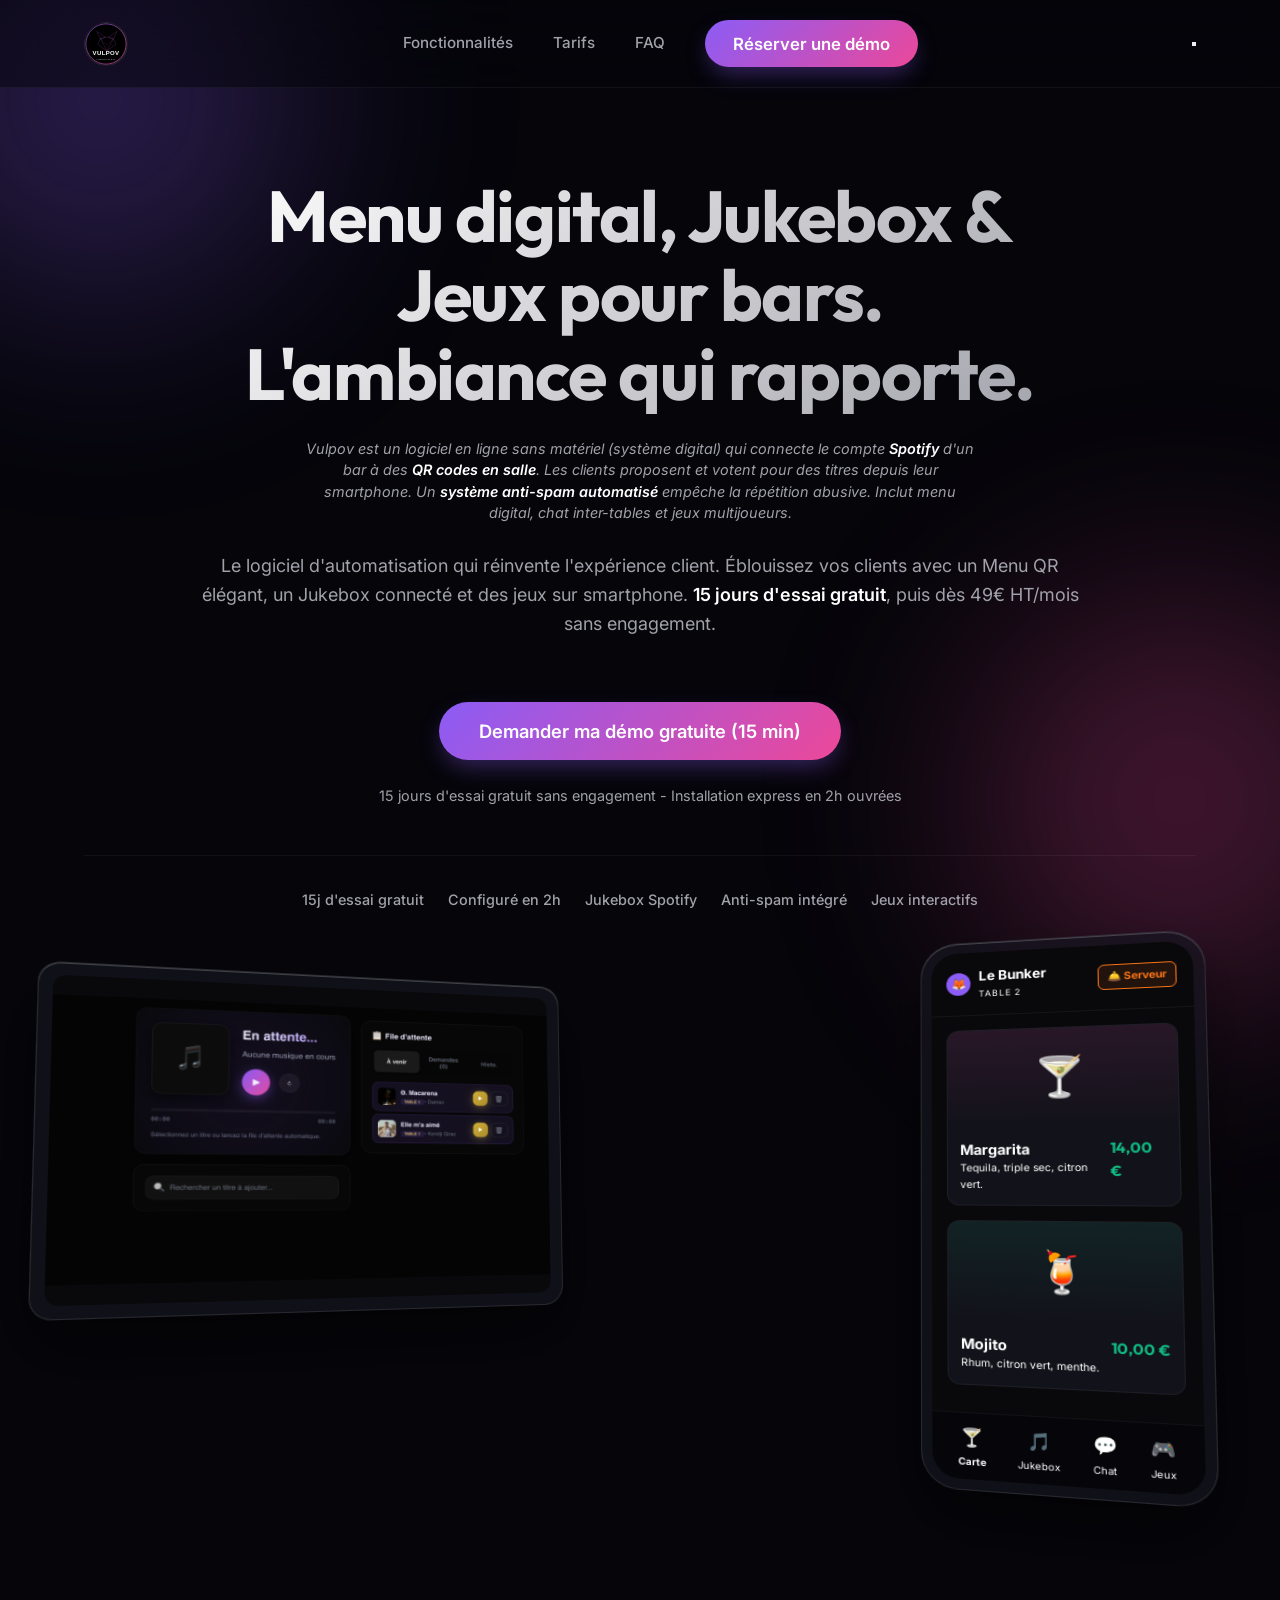
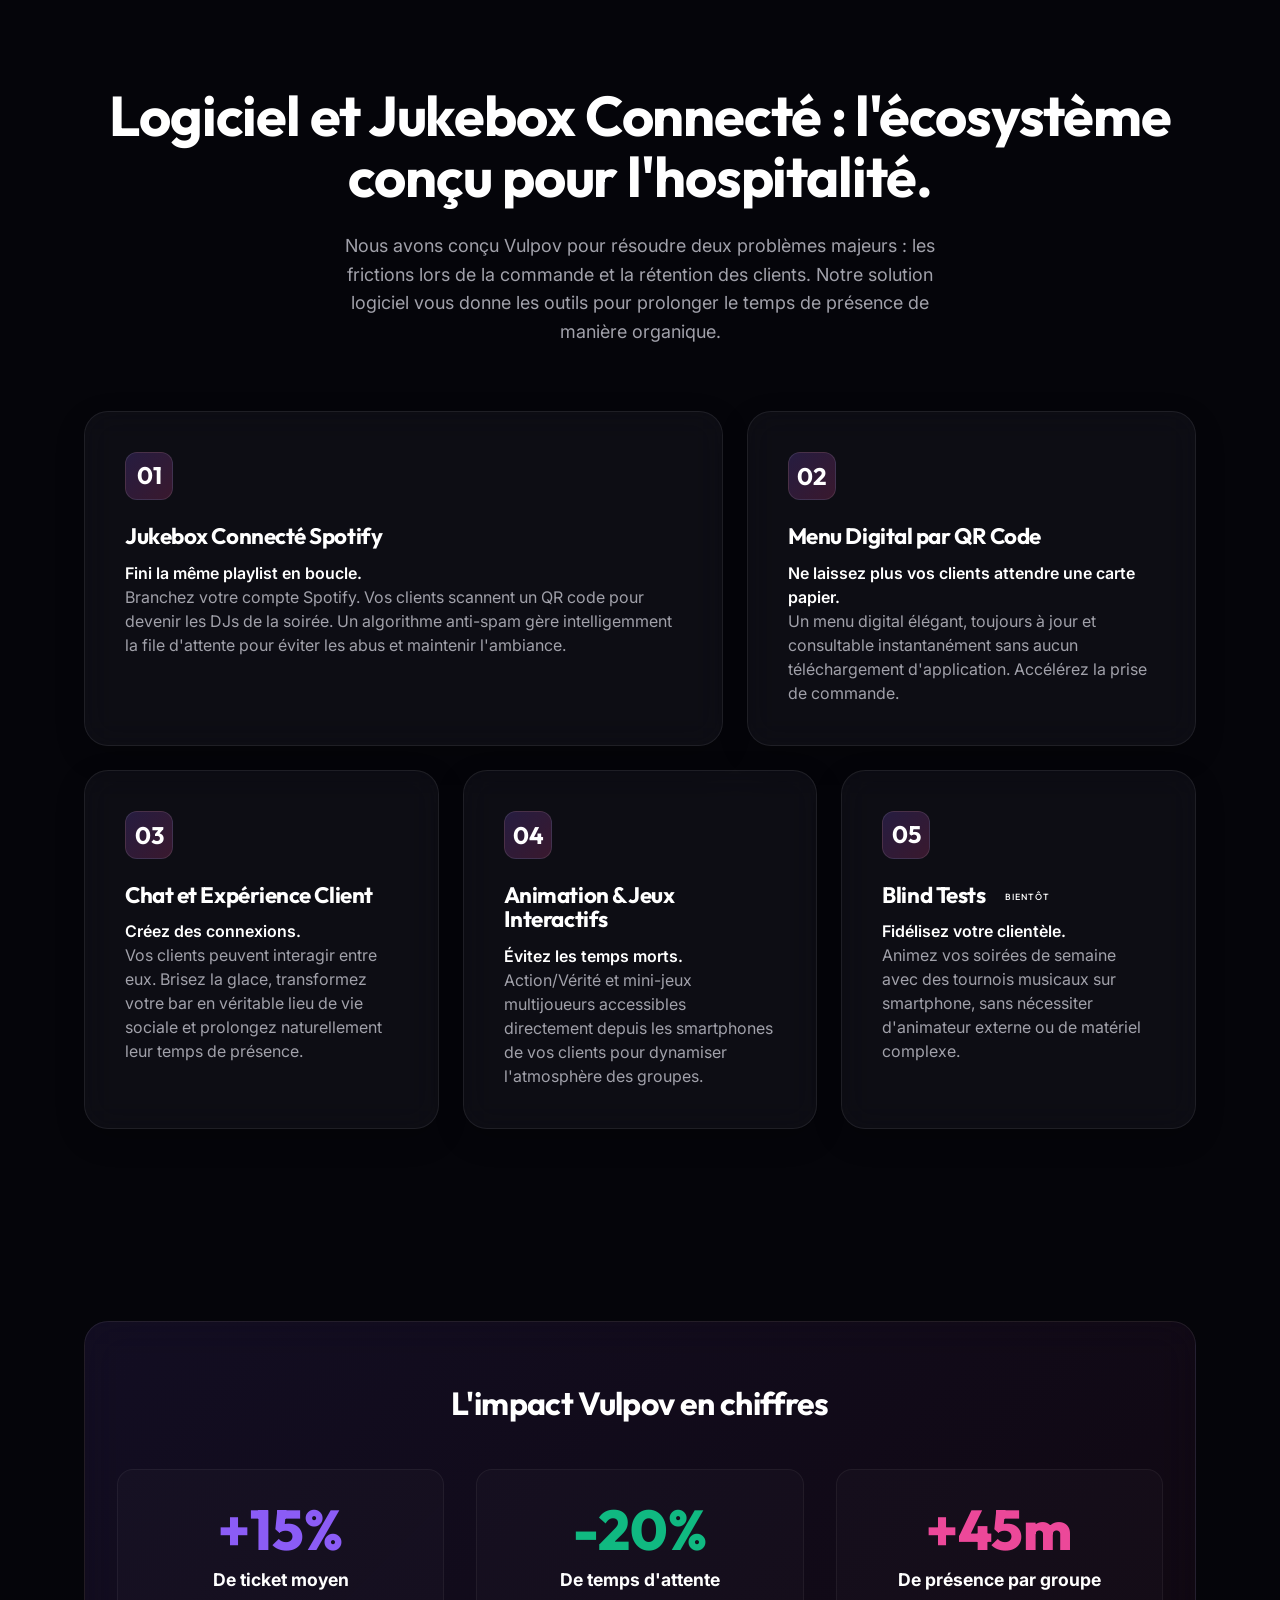
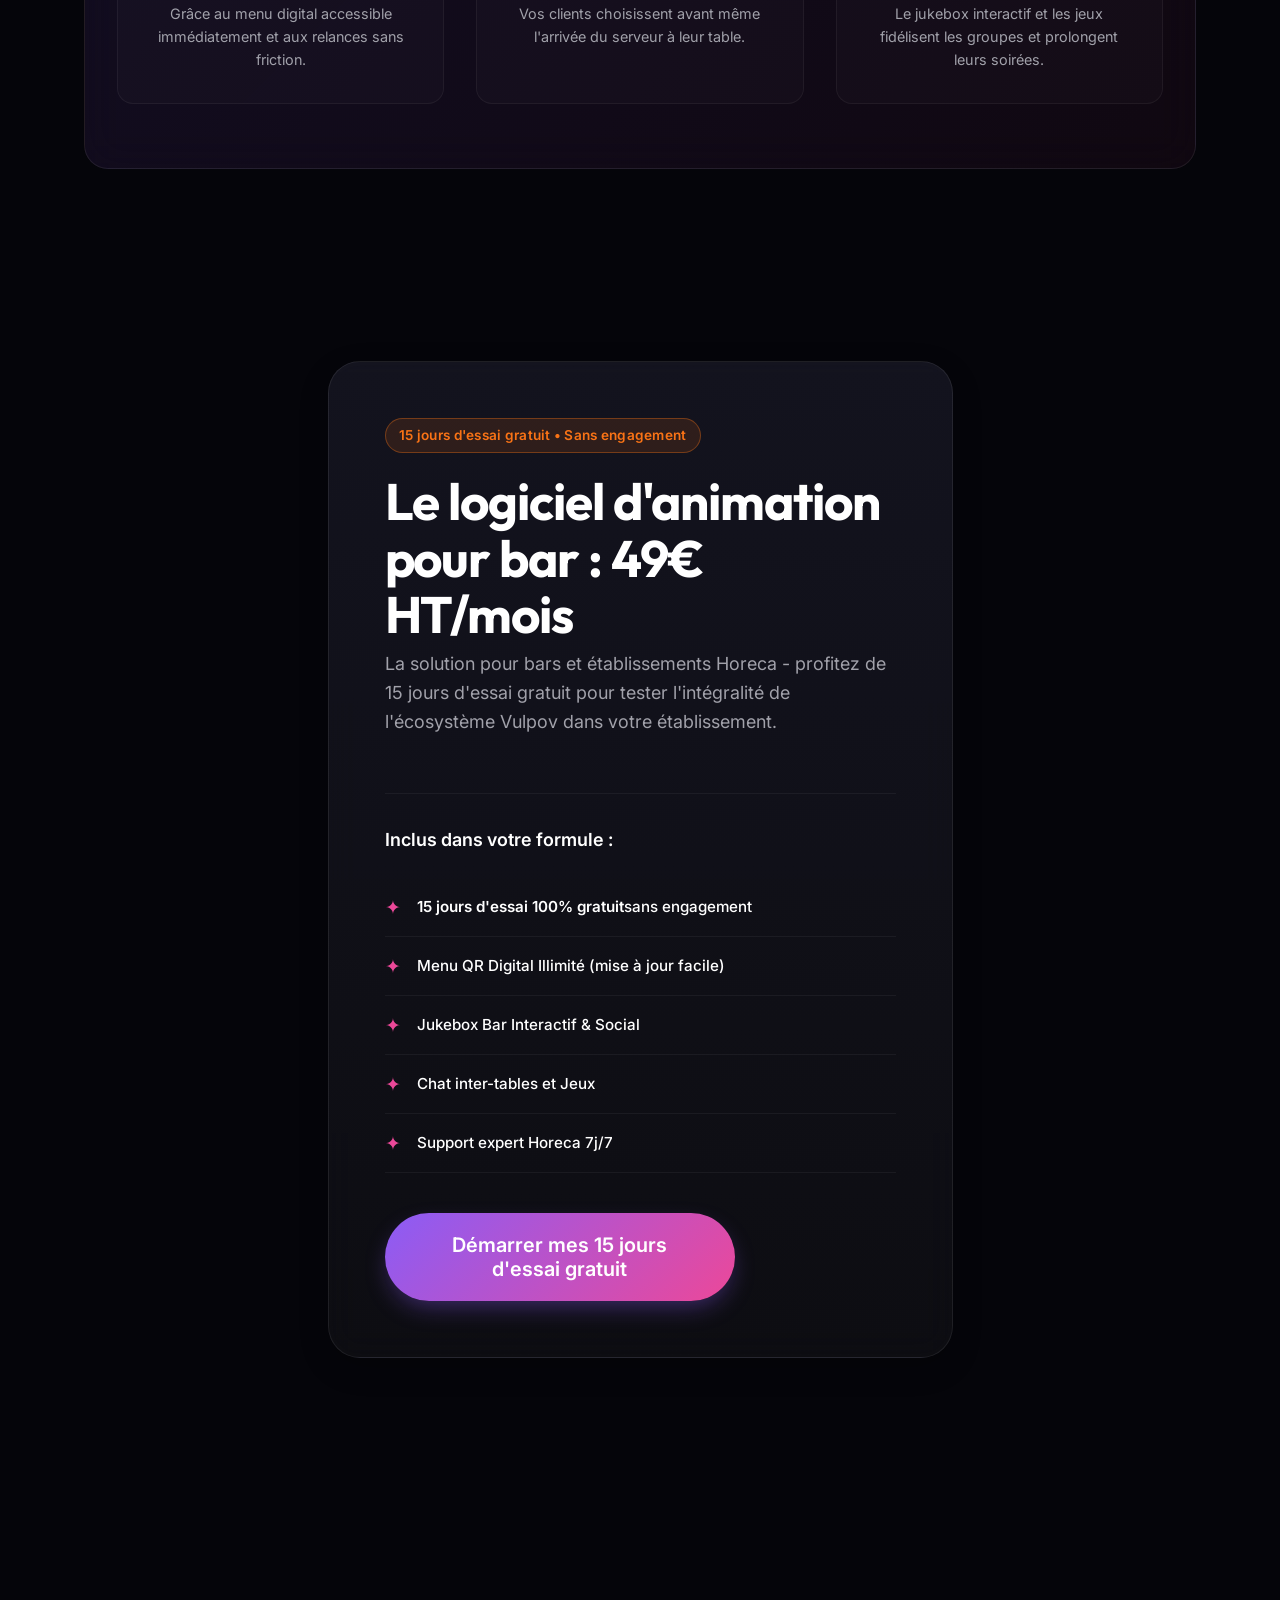
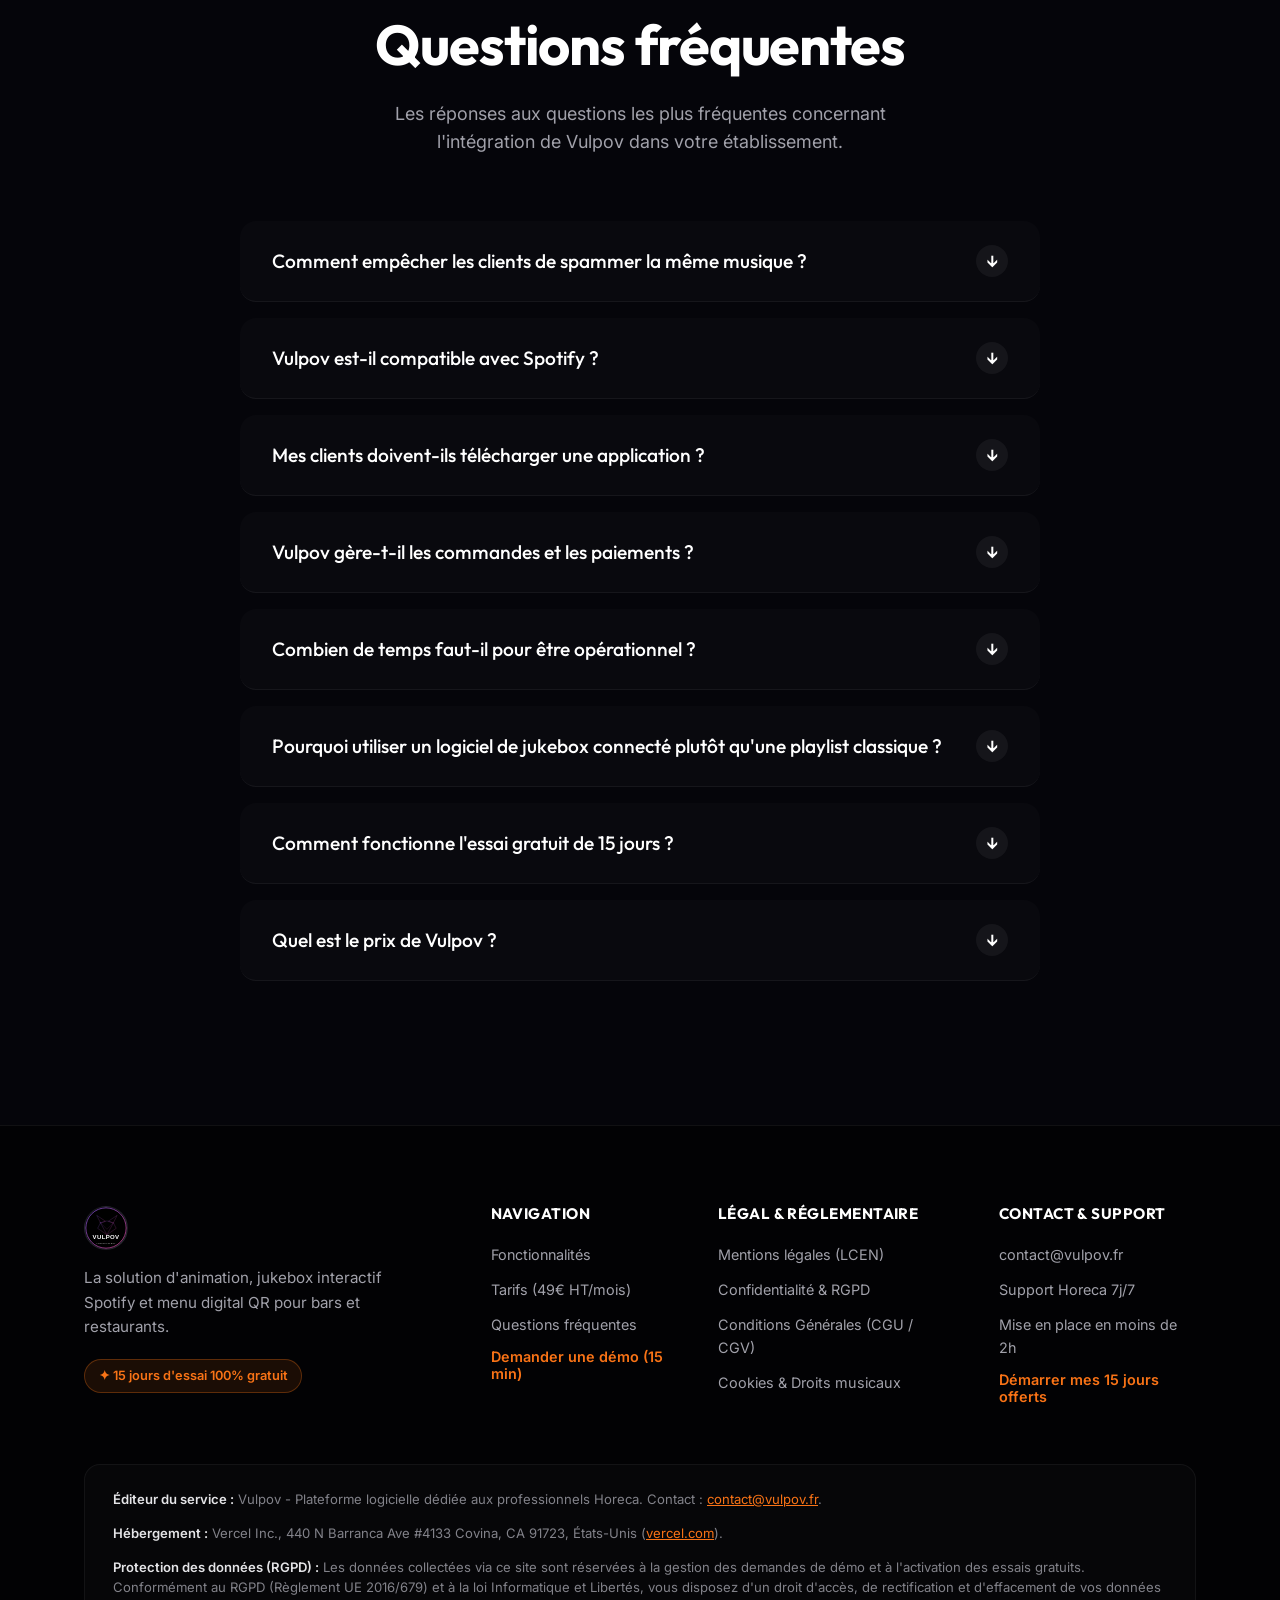
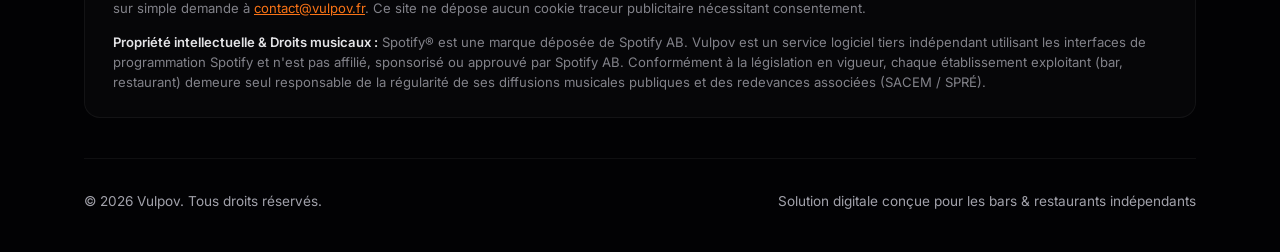
<file: index.html>
<!DOCTYPE html>
<html lang="fr">
<head>
    <meta charset="UTF-8">
    <meta name="viewport" content="width=device-width, initial-scale=1.0">
    <meta name="robots" content="index, follow">
    <title>Vulpov - Logiciel Jukebox Connecté & Automatisation pour Bar</title>
    <meta name="description" content="Vulpov est le logiciel d'automatisation et de jukebox connecté Spotify pour bar. Menu digital QR et jeux inclus. 15 jours d'essai gratuit, dès 49€/mois.">
    <meta name="keywords" content="logiciel pour bar, automatisation bar, jukebox connecté, animation musicale bar, menu digital, application bar, expérience client bar">
    <link rel="canonical" href="https://www.vulpov.fr/">

    <!-- Open Graph - LinkedIn, WhatsApp, Facebook -->
    <meta property="og:type" content="website">
    <meta property="og:url" content="https://vulpov.fr/">
    <meta property="og:title" content="Vulpov - Jukebox Connecté Spotify pour bars (15 jours d'essai gratuit)">
    <meta property="og:description" content="Vos clients pilotent la musique de votre bar via QR code, directement depuis Spotify. 15 jours d'essai gratuit sans engagement.">
    <meta property="og:image" content="https://vulpov.fr/logo.png">
    <meta property="og:image:width" content="1200">
    <meta property="og:image:height" content="630">
    <meta property="og:locale" content="fr_FR">
    <meta property="og:site_name" content="Vulpov">

    <!-- Twitter Card -->
    <meta property="twitter:card" content="summary_large_image">
    <meta property="twitter:url" content="https://vulpov.fr/">
    <meta property="twitter:title" content="Vulpov - Jukebox Connecté Spotify pour bars (15 jours d'essai gratuit)">
    <meta property="twitter:description" content="Vos clients pilotent la musique de votre bar via QR code, directement depuis Spotify. 15 jours d'essai gratuit sans engagement.">
    <meta property="twitter:image" content="https://vulpov.fr/logo.png">

    <!-- Schema.org JSON-LD - SoftwareApplication (enrichi pour GEO) -->
    <script type="application/ld+json">
    {
      "@context": "https://schema.org",
      "@type": "SoftwareApplication",
      "name": "Vulpov",
      "applicationCategory": "BusinessApplication",
      
      "operatingSystem": "Web, iOS, Android",
      "description": "Vulpov est un logiciel en ligne sans matériel (système digital) qui connecte le compte Spotify d'un bar à des QR codes installés en salle. Les clients scannent le QR code depuis leur smartphone pour proposer et voter pour des titres musicaux. Un système anti-spam automatisé empêche la répétition abusive de chansons. Vulpov inclut également un menu digital QR, un chat inter-tables et des jeux multijoueurs.",
      "featureList": [
        "Jukebox interactif branché sur Spotify sans matériel supplémentaire",
        "Système anti-spam automatisé : empêche la répétition d'un même titre",
        "Menu digital QR code consultable sur smartphone",
        "Chat inter-tables et jeux multijoueurs (Action/Vérité, mini-jeux)",
        "Blind Tests et tournois (bientôt disponible)",
        "Configuration complète en moins de 2 heures ouvrées",
        "Aucune application à télécharger pour les clients",
        "15 jours d'essai gratuit complet et sans engagement"
      ],
      "offers": {
        "@type": "Offer",
        "price": "49",
        "priceCurrency": "EUR",
        "priceSpecification": {
          "@type": "UnitPriceSpecification",
          "billingDuration": "P1M"
        },
        "description": "49€ HT par mois sans engagement, avec 15 jours d'essai gratuit"
      },
      "url": "https://vulpov.fr",
      "provider": {
        "@type": "Organization",
        "name": "Vulpov",
        "url": "https://vulpov.fr"
      },
      "audience": {
        "@type": "Audience",
        "audienceType": "Bars, Restaurants, Établissements Horeca"
      }
    }
    </script>

    <!-- Schema.org JSON-LD - FAQPage conversationnelle (GEO : ChatGPT, Perplexity, Google) -->
    <script type="application/ld+json">
    {
      "@context": "https://schema.org",
      "@type": "FAQPage",
      "mainEntity": [
        {
          "@type": "Question",
          "name": "Comment empêcher les clients de spammer la même musique dans un bar ?",
          "acceptedAnswer": {
            "@type": "Answer",
            "text": "Vulpov intègre un système anti-spam automatisé qui interdit la remise en file d'attente d'un titre déjà joué ou déjà proposé. Le gérant peut aussi définir un délai minimum entre deux demandes par table."
          }
        },
        {
          "@type": "Question",
          "name": "Vulpov est-il compatible avec Spotify ?",
          "acceptedAnswer": {
            "@type": "Answer",
            "text": "Oui. Vulpov se connecte directement au compte Spotify Premium de l'établissement. Les clients proposent des titres depuis le catalogue Spotify, et le gérant reste maître de la lecture depuis le tableau de bord."
          }
        },
        {
          "@type": "Question",
          "name": "Mes clients doivent-ils télécharger une application pour utiliser le jukebox ?",
          "acceptedAnswer": {
            "@type": "Answer",
            "text": "Non. Aucun téléchargement requis. Les clients scannent le QR code présent à leur table et accèdent instantanément au jukebox, au menu digital et aux jeux via leur navigateur mobile."
          }
        },
        {
          "@type": "Question",
          "name": "Pourquoi utiliser un logiciel de jukebox connecté plutôt qu'une playlist classique ?",
          "acceptedAnswer": {
            "@type": "Answer",
            "text": "Une playlist classique finit par lasser et n'engage pas vos clients. Avec un logiciel de jukebox connecté comme Vulpov, vous confiez l'animation musicale à vos clients de manière sécurisée. Cela augmente le temps de présence et l'engagement."
          }
        },
        {
          "@type": "Question",
          "name": "Vulpov gère-t-il les commandes et les paiements en caisse ?",
          "acceptedAnswer": {
            "@type": "Answer",
            "text": "Non. Vulpov est dédié à l'ambiance et au divertissement : jukebox interactif, menu digital à consulter, chat inter-tables et jeux. La prise de commande et les paiements restent gérés par le personnel pour préserver le contact humain."
          }
        },
        {
          "@type": "Question",
          "name": "Combien de temps faut-il pour installer Vulpov dans un bar ?",
          "acceptedAnswer": {
            "@type": "Answer",
            "text": "Vulpov est opérationnel en moins de 2 heures ouvrées. Il suffit de connecter le compte Spotify, importer la carte, et imprimer les QR codes. Aucun matériel spécifique n'est nécessaire."
          }
        },
        {
          "@type": "Question",
          "name": "Comment fonctionne l'essai gratuit de 15 jours ?",
          "acceptedAnswer": {
            "@type": "Answer",
            "text": "Vous bénéficiez de 15 jours d'essai complets et 100% gratuits sans engagement. Vous avez accès à l'intégralité des fonctionnalités (Jukebox Spotify, menu digital, jeux). Si vous n'êtes pas convaincu, vous arrêtez librement sans aucun frais."
          }
        },
        {
          "@type": "Question",
          "name": "Quel est le prix de Vulpov pour un bar ?",
          "acceptedAnswer": {
            "@type": "Answer",
            "text": "Après vos 15 jours d'essai gratuit, Vulpov est proposé à 49€ HT par mois, sans engagement de durée. L'abonnement inclut le jukebox interactif Spotify, le menu QR digital, le chat inter-tables, les jeux et le support Horeca 7j/7."
          }
        }
      ]
    }
    </script>

    <!-- Favicon -->
    <link rel="icon" type="image/svg+xml" href="favicon.svg">
    <link rel="icon" type="image/png" sizes="32x32" href="favicon.png">
    <link rel="icon" type="image/png" sizes="16x16" href="favicon.png">
    <link rel="apple-touch-icon" sizes="180x180" href="apple-touch-icon.png">

    <link rel="stylesheet" href="style.css?v=21">
    <link rel="preconnect" href="https://fonts.googleapis.com">
    <link rel="preconnect" href="https://fonts.gstatic.com" crossorigin>
    <link href="https://fonts.googleapis.com/css2?family=Inter:wght@400;500;600&family=Outfit:wght@500;600;700;800&display=swap" rel="stylesheet">
</head>
<body>
    <header class="navbar">
        <div class="container">
            <a href="/" class="logo">
                <div class="logo-image circular">
                    <img src="logo.svg" alt="Vulpov - Logiciel gestion bar et commandes QR">
                </div>
            </a>
            <nav class="nav-links">
                <a href="#features">Fonctionnalités</a>
                <a href="#pricing">Tarifs</a>
                <a href="#faq">FAQ</a>
                <button class="btn btn-primary open-modal-btn">Réserver une démo</button>
            </nav>
            <button class="mobile-menu-toggle" aria-label="Menu">
                <span></span>
                <span></span>
            </button>
        </div>
    </header>

    <main>
        <section class="hero">
            <div class="container">
                <div class="hero-content">
                    <h1 class="reveal">Menu digital, Jukebox & Jeux pour bars.<br>L'ambiance qui rapporte.</h1>
                    <!-- GEO: définition factuelle extractible par les IA (ChatGPT, Perplexity, Google Overviews) -->
                    <p class="reveal" style="font-size:0.9rem; color: rgba(161,161,170,0.7); max-width: 680px; margin: 0 auto 0.5rem; line-height: 1.5;" aria-label="Définition produit">
                        <em>Vulpov est un logiciel en ligne sans matériel (système digital) qui connecte le compte <strong>Spotify</strong> d'un bar à des <strong>QR codes en salle</strong>. Les clients proposent et votent pour des titres depuis leur smartphone. Un <strong>système anti-spam automatisé</strong> empêche la répétition abusive. Inclut menu digital, chat inter-tables et jeux multijoueurs.</em>
                    </p>
                    <p class="reveal" style="margin-top: 1.25rem;">Le logiciel d'automatisation qui réinvente l'expérience client. Éblouissez vos clients avec un Menu QR élégant, un Jukebox connecté et des jeux sur smartphone. <strong>15 jours d'essai gratuit</strong>, puis dès 49€ HT/mois sans engagement.</p>
                    <div class="hero-actions reveal">
                        <button class="btn btn-lg btn-primary open-modal-btn">Demander ma démo gratuite (15 min)</button>
                    </div>
                    <p class="urgency-text reveal" style="margin-top: 1.5rem; font-size: 0.9rem; color: var(--text-secondary);">15 jours d'essai gratuit sans engagement - Installation express en 2h ouvrées</p>
                </div>
                
                <!-- Bande de réassurance -->
                <div class="trust-banner reveal">
                    <div class="trust-item">15j d'essai gratuit</div>
                    <div class="trust-item">Configuré en 2h</div>
                    <div class="trust-item">Jukebox Spotify</div>
                    <div class="trust-item">Anti-spam intégré</div>
                    <div class="trust-item">Jeux interactifs</div>
                </div>

                <!-- Visuels Produit (CSS Mockups) -->
                <div class="hero-product-visuals reveal">
                        <!-- Dashboard Barman (Tablet/Desktop) - Image -->
                        <div class="device-mockup tablet">
                            <div class="device-screen">
                                <img src="mockup-dashboard.png" alt="Dashboard Vulpov" style="width: 100%; height: 100%; object-fit: contain; background: #09090c;">
                            </div>
                        </div>
                        
                        <!-- App Client (Smartphone) - CSS -->
                        <div class="device-mockup phone">
                            <div class="device-screen" style="background: #09090C; display: flex; flex-direction: column;">
                                <div style="padding: 15px; border-bottom: 1px solid rgba(255,255,255,0.05); display: flex; justify-content: space-between; align-items: center;">
                                    <div style="display: flex; align-items: center; gap: 8px;">
                                        <div style="width: 24px; height: 24px; border-radius: 50%; background: var(--primary); display: flex; align-items: center; justify-content: center; font-size: 12px;">🦊</div>
                                        <div>
                                            <div style="font-weight: bold; color: white; font-size: 0.85rem;">Le Bunker</div>
                                            <div style="font-size: 0.55rem; color: var(--text-muted); letter-spacing: 1px;">TABLE 2</div>
                                        </div>
                                    </div>
                                    <div style="background: rgba(249, 115, 22, 0.1); border: 1px solid var(--accent); color: var(--accent); padding: 4px 8px; border-radius: 6px; font-size: 0.65rem; font-weight: bold;">🛎️ Serveur</div>
                                </div>
                                <div style="flex: 1; padding: 15px; overflow: hidden; display: flex; flex-direction: column; gap: 15px;">
                                    <!-- Card 1 -->
                                    <div style="background: #12121A; border: 1px solid rgba(255,255,255,0.05); border-radius: 12px; overflow: hidden;">
                                        <div style="height: 100px; background: linear-gradient(180deg, rgba(236,72,153,0.1), transparent); display: flex; justify-content: center; align-items: center; font-size: 2.5rem;">🍸</div>
                                        <div style="padding: 12px; display: flex; justify-content: space-between; align-items: flex-start;">
                                            <div>
                                                <div style="font-weight: bold; color: white; font-size: 0.9rem;">Margarita</div>
                                                <div style="font-size: 0.65rem; color: var(--text-muted);">Tequila, triple sec, citron vert.</div>
                                            </div>
                                            <div style="color: #10B981; font-weight: bold; font-family: var(--font-heading); font-size: 0.9rem;">14,00 €</div>
                                        </div>
                                    </div>
                                    <!-- Card 2 -->
                                    <div style="background: #12121A; border: 1px solid rgba(255,255,255,0.05); border-radius: 12px; overflow: hidden;">
                                        <div style="height: 100px; background: linear-gradient(180deg, rgba(16,185,129,0.1), transparent); display: flex; justify-content: center; align-items: center; font-size: 2.5rem;">🍹</div>
                                        <div style="padding: 12px; display: flex; justify-content: space-between; align-items: flex-start;">
                                            <div>
                                                <div style="font-weight: bold; color: white; font-size: 0.9rem;">Mojito</div>
                                                <div style="font-size: 0.65rem; color: var(--text-muted);">Rhum, citron vert, menthe.</div>
                                            </div>
                                            <div style="color: #10B981; font-weight: bold; font-family: var(--font-heading); font-size: 0.9rem;">10,00 €</div>
                                        </div>
                                    </div>
                                </div>
                                <div style="padding: 10px; border-top: 1px solid rgba(255,255,255,0.05); display: flex; justify-content: space-around; background: #05050A;">
                                    <div style="text-align:center; color:white;"><div style="font-size:1.1rem;">🍸</div><div style="font-size:0.6rem; margin-top:2px; font-weight:bold;">Carte</div></div>
                                    <div style="text-align:center; color:var(--text-muted);"><div style="font-size:1.1rem;">🎵</div><div style="font-size:0.6rem; margin-top:2px;">Jukebox</div></div>
                                    <div style="text-align:center; color:var(--text-muted);"><div style="font-size:1.1rem;">💬</div><div style="font-size:0.6rem; margin-top:2px;">Chat</div></div>
                                    <div style="text-align:center; color:var(--text-muted);"><div style="font-size:1.1rem;">🎮</div><div style="font-size:0.6rem; margin-top:2px;">Jeux</div></div>
                                </div>
                            </div>
                        </div>
                    </div>
                </div>
        </section>



        <section id="features" class="features">
            <div class="container">
                <div class="section-header reveal" style="text-align: center;">
                    <h2>Logiciel et Jukebox Connecté : l'écosystème conçu pour l'hospitalité.</h2>
                    <p>Nous avons conçu Vulpov pour résoudre deux problèmes majeurs : les frictions lors de la commande et la rétention des clients. Notre solution logiciel vous donne les outils pour prolonger le temps de présence de manière organique.</p>
                </div>
                <!-- GEO : Format Problème → Solution pour extraction par LLMs -->
                <div class="features-grid">
                    <div class="feature-card reveal">
                        <div class="icon" style="font-family: var(--font-heading); font-weight: 700; font-size: 1.5rem;">01</div>
                        <h3>Jukebox Connecté Spotify</h3>
                        <p><strong>Fini la même playlist en boucle.</strong><br>Branchez votre compte Spotify. Vos clients scannent un QR code pour devenir les DJs de la soirée. Un algorithme anti-spam gère intelligemment la file d'attente pour éviter les abus et maintenir l'ambiance.</p>
                    </div>
                    <div class="feature-card reveal">
                        <div class="icon" style="font-family: var(--font-heading); font-weight: 700; font-size: 1.5rem;">02</div>
                        <h3>Menu Digital par QR Code</h3>
                        <p><strong>Ne laissez plus vos clients attendre une carte papier.</strong><br>Un menu digital élégant, toujours à jour et consultable instantanément sans aucun téléchargement d'application. Accélérez la prise de commande.</p>
                    </div>
                    <div class="feature-card reveal">
                        <div class="icon" style="font-family: var(--font-heading); font-weight: 700; font-size: 1.5rem;">03</div>
                        <h3>Chat et Expérience Client</h3>
                        <p><strong>Créez des connexions.</strong><br>Vos clients peuvent interagir entre eux. Brisez la glace, transformez votre bar en véritable lieu de vie sociale et prolongez naturellement leur temps de présence.</p>
                    </div>
                    <div class="feature-card reveal">
                        <div class="icon" style="font-family: var(--font-heading); font-weight: 700; font-size: 1.5rem;">04</div>
                        <h3>Animation & Jeux Interactifs</h3>
                        <p><strong>Évitez les temps morts.</strong><br>Action/Vérité et mini-jeux multijoueurs accessibles directement depuis les smartphones de vos clients pour dynamiser l'atmosphère des groupes.</p>
                    </div>
                    <div class="feature-card reveal">
                        <div class="icon" style="font-family: var(--font-heading); font-weight: 700; font-size: 1.5rem;">05</div>
                        <h3>Blind Tests <span style="font-size: 0.4em; text-transform: uppercase; letter-spacing: 1px; border: 1px solid var(--text-muted); color: var(--text-muted); padding: 3px 8px; border-radius: 4px; vertical-align: middle; margin-left: 8px; font-weight: 500;">Bientôt</span></h3>
                        <p><strong>Fidélisez votre clientèle.</strong><br>Animez vos soirées de semaine avec des tournois musicaux sur smartphone, sans nécessiter d'animateur externe ou de matériel complexe.</p>
                    </div>
                </div>
            </div>
        </section>





        
        <!-- ROI Banner Section -->
        <section class="roi-banner-section reveal" style="padding: 4rem 0;">
            <div class="container">
                <div style="background: linear-gradient(135deg, rgba(139, 92, 246, 0.1), rgba(236, 72, 153, 0.05)); border: 1px solid rgba(255,255,255,0.08); border-radius: 24px; padding: 4rem 2rem; text-align: center; backdrop-filter: blur(20px);">
                    <h2 style="font-size: 2rem; margin-bottom: 3rem;">L'impact Vulpov en chiffres</h2>
                    <div style="display: grid; grid-template-columns: repeat(auto-fit, minmax(250px, 1fr)); gap: 2rem;">
                        <div class="roi-card">
                            <div style="font-size: 3.5rem; font-family: var(--font-heading); font-weight: 800; color: var(--primary); line-height: 1;">+15%</div>
                            <div style="font-size: 1.1rem; font-weight: bold; color: white; margin: 0.5rem 0;">De ticket moyen</div>
                            <div style="font-size: 0.9rem; color: var(--text-secondary);">Grâce au menu digital accessible immédiatement et aux relances sans friction.</div>
                        </div>
                        <div class="roi-card">
                            <div style="font-size: 3.5rem; font-family: var(--font-heading); font-weight: 800; color: #10B981; line-height: 1;">-20%</div>
                            <div style="font-size: 1.1rem; font-weight: bold; color: white; margin: 0.5rem 0;">De temps d'attente</div>
                            <div style="font-size: 0.9rem; color: var(--text-secondary);">Vos clients choisissent avant même l'arrivée du serveur à leur table.</div>
                        </div>
                        <div class="roi-card">
                            <div style="font-size: 3.5rem; font-family: var(--font-heading); font-weight: 800; color: var(--secondary); line-height: 1;">+45m</div>
                            <div style="font-size: 1.1rem; font-weight: bold; color: white; margin: 0.5rem 0;">De présence par groupe</div>
                            <div style="font-size: 0.9rem; color: var(--text-secondary);">Le jukebox interactif et les jeux fidélisent les groupes et prolongent leurs soirées.</div>
                        </div>
                    </div>
                </div>
            </div>
        </section>

        <section id="pricing" class="pricing">
            <div class="container">
                <div class="pricing-card reveal">
                    <div class="pricing-header">
                        <div class="badge">15 jours d'essai gratuit • Sans engagement</div>
                        <h2>Le logiciel d'animation pour bar : 49€ HT/mois</h2>
                        <p class="pricing-desc">La solution pour bars et établissements Horeca - profitez de 15 jours d'essai gratuit pour tester l'intégralité de l'écosystème Vulpov dans votre établissement.</p>
                    </div>
                    <div class="pricing-body">
                        <p><strong>Inclus dans votre formule :</strong></p>
                        <ul>
                            <li><strong>15 jours d'essai 100% gratuit</strong> sans engagement</li>
                            <li>Menu QR Digital Illimité (mise à jour facile)</li>
                            <li>Jukebox Bar Interactif & Social</li>
                            <li>Chat inter-tables et Jeux</li>
                            <li>Support expert Horeca 7j/7</li>
                        </ul>
                        <button class="btn btn-xl btn-primary open-modal-btn">Démarrer mes 15 jours d'essai gratuit</button>
                    </div>
                </div>
            </div>
        </section>

        <!-- FAQ Section -->
        <section id="faq" class="faq-section">
            <div class="container">
                <div class="section-header reveal" style="text-align: center;">
                    <h2>Questions fréquentes</h2>
                    <p style="margin: 0 auto; max-width: 500px;">Les réponses aux questions les plus fréquentes concernant l'intégration de Vulpov dans votre établissement.</p>
                </div>
                <div class="faq-list">
                    <div class="faq-accordion reveal">
                        <button class="faq-question">Comment empêcher les clients de spammer la même musique ? <span class="faq-icon">↓</span></button>
                        <div class="faq-answer">
                            <p>Vulpov intègre un <strong>système anti-spam automatisé</strong> qui interdit la remise en file d'attente d'un titre déjà joué ou déjà proposé. Le gérant peut également définir un délai minimum entre deux demandes par table.</p>
                        </div>
                    </div>
                    <div class="faq-accordion reveal">
                        <button class="faq-question">Vulpov est-il compatible avec Spotify ? <span class="faq-icon">↓</span></button>
                        <div class="faq-answer">
                            <p>Oui. Vulpov se connecte directement au <strong>compte Spotify Premium</strong> de l'établissement. Les clients proposent des titres depuis le catalogue Spotify complet, et le gérant reste maître de la lecture depuis son tableau de bord.</p>
                        </div>
                    </div>
                    <div class="faq-accordion reveal">
                        <button class="faq-question">Mes clients doivent-ils télécharger une application ? <span class="faq-icon">↓</span></button>
                        <div class="faq-answer">
                            <p>Non. <strong>Aucun téléchargement requis</strong>. Les clients scannent le QR code présent à leur table et accèdent instantanément au jukebox, au menu digital et aux jeux via leur navigateur mobile.</p>
                        </div>
                    </div>
                    <div class="faq-accordion reveal">
                        <button class="faq-question">Vulpov gère-t-il les commandes et les paiements ? <span class="faq-icon">↓</span></button>
                        <div class="faq-answer">
                            <p>Non. Vulpov est dédié à l'<strong>ambiance et au divertissement</strong> : jukebox interactif, menu digital à consulter, chat inter-tables et jeux. La prise de commande et les paiements restent gérés par votre équipe pour préserver le contact humain.</p>
                        </div>
                    </div>
                    <div class="faq-accordion reveal">
                        <button class="faq-question">Combien de temps faut-il pour être opérationnel ? <span class="faq-icon">↓</span></button>
                        <div class="faq-answer">
                            <p>Vulpov est opérationnel en <strong>moins de 2h ouvrées</strong>. Il suffit de connecter le compte Spotify, d'importer votre carte et d'imprimer les QR codes. Aucun matériel spécifique n'est nécessaire.</p>
                        </div>
                    </div>
                    
                    <div class="faq-accordion reveal">
                        <button class="faq-question">Pourquoi utiliser un logiciel de jukebox connecté plutôt qu'une playlist classique ? <span class="faq-icon">↓</span></button>
                        <div class="faq-answer">
                            <p>Une playlist classique finit par lasser et n'engage pas vos clients. Avec un <strong>logiciel de jukebox connecté comme Vulpov</strong>, vous confiez l'<strong>animation musicale</strong> à vos clients de manière sécurisée (anti-spam). Cela augmente drastiquement le temps de présence moyen et l'engagement global dans votre bar.</p>
                        </div>
                    </div>

                    <div class="faq-accordion reveal">
                        <button class="faq-question">Comment fonctionne l'essai gratuit de 15 jours ? <span class="faq-icon">↓</span></button>
                        <div class="faq-answer">
                            <p>Vous bénéficiez de <strong>15 jours d'essai complets et 100% gratuits</strong> sans engagement. Vous accédez à l'ensemble des fonctionnalités (Jukebox Spotify, menu digital QR, jeux) directement dans votre bar. Aucun prélèvement automatique ni engagement requis.</p>
                        </div>
                    </div>

                    <div class="faq-accordion reveal">
                        <button class="faq-question">Quel est le prix de Vulpov ? <span class="faq-icon">↓</span></button>
                        <div class="faq-answer">
                            <p>Après vos <strong>15 jours d'essai 100% gratuit</strong>, Vulpov est proposé à <strong>49€ HT par mois</strong>, sans engagement de durée. L'abonnement inclut le jukebox interactif Spotify, le menu QR digital, le chat inter-tables, les jeux et le support Horeca 7j/7.</p>
                        </div>
                    </div>
                </div>
            </div>
        </section>
    </main>

    <footer class="footer">
        <div class="container">
            <div class="footer-grid">
                <div class="footer-col footer-brand">
                    <a href="/" class="logo">
                        <div class="logo-image circular">
                            <img src="logo.svg" alt="Vulpov - Solution Jukebox connecté et Menu QR pour bars">
                        </div>
                    </a>
                    <p class="footer-desc">La solution d'animation, jukebox interactif Spotify et menu digital QR pour bars et restaurants.</p>
                    <div class="footer-badge">
                        <span>✦ 15 jours d'essai 100% gratuit</span>
                    </div>
                </div>

                <div class="footer-col">
                    <h4 class="footer-title">Navigation</h4>
                    <ul class="footer-nav">
                        <li><a href="#features">Fonctionnalités</a></li>
                        <li><a href="#pricing">Tarifs (49€ HT/mois)</a></li>
                        <li><a href="#faq">Questions fréquentes</a></li>
                        <li><button class="footer-link-btn open-modal-btn">Demander une démo (15 min)</button></li>
                    </ul>
                </div>

                <div class="footer-col">
                    <h4 class="footer-title">Légal & Réglementaire</h4>
                    <ul class="footer-nav">
                        <li><a href="mentions-legales.html" class="open-legal-btn" data-legal="mentions">Mentions légales (LCEN)</a></li>
                        <li><a href="mentions-legales.html#rgpd" class="open-legal-btn" data-legal="rgpd">Confidentialité & RGPD</a></li>
                        <li><a href="mentions-legales.html#cgu" class="open-legal-btn" data-legal="cgu">Conditions Générales (CGU / CGV)</a></li>
                        <li><a href="mentions-legales.html#cookies" class="open-legal-btn" data-legal="cookies">Cookies & Droits musicaux</a></li>
                    </ul>
                </div>

                <div class="footer-col">
                    <h4 class="footer-title">Contact & Support</h4>
                    <ul class="footer-nav">
                        <li><a href="mailto:contact@vulpov.fr">contact@vulpov.fr</a></li>
                        <li><span class="footer-text">Support Horeca 7j/7</span></li>
                        <li><span class="footer-text">Mise en place en moins de 2h</span></li>
                        <li><button class="footer-link-btn open-modal-btn">Démarrer mes 15 jours offerts</button></li>
                    </ul>
                </div>
            </div>

            <!-- Mentions obligatoires légales directes (Loi LCEN, RGPD, SACEM / Droits musicaux) -->
            <div class="footer-legal-notice">
                <div class="footer-legal-item">
                    <strong>Éditeur du service :</strong> Vulpov - Plateforme logicielle dédiée aux professionnels Horeca. Contact : <a href="mailto:contact@vulpov.fr">contact@vulpov.fr</a>.
                </div>
                <div class="footer-legal-item">
                    <strong>Hébergement :</strong> Vercel Inc., 440 N Barranca Ave #4133 Covina, CA 91723, États-Unis (<a href="https://vercel.com" target="_blank" rel="noopener">vercel.com</a>).
                </div>
                <div class="footer-legal-item">
                    <strong>Protection des données (RGPD) :</strong> Les données collectées via ce site sont réservées à la gestion des demandes de démo et à l'activation des essais gratuits. Conformément au RGPD (Règlement UE 2016/679) et à la loi Informatique et Libertés, vous disposez d'un droit d'accès, de rectification et d'effacement de vos données sur simple demande à <a href="mailto:contact@vulpov.fr">contact@vulpov.fr</a>. Ce site ne dépose aucun cookie traceur publicitaire nécessitant consentement.
                </div>
                <div class="footer-legal-item">
                    <strong>Propriété intellectuelle & Droits musicaux :</strong> Spotify® est une marque déposée de Spotify AB. Vulpov est un service logiciel tiers indépendant utilisant les interfaces de programmation Spotify et n'est pas affilié, sponsorisé ou approuvé par Spotify AB. Conformément à la législation en vigueur, chaque établissement exploitant (bar, restaurant) demeure seul responsable de la régularité de ses diffusions musicales publiques et des redevances associées (SACEM / SPRÉ).
                </div>
            </div>

            <div class="footer-bottom">
                <p>&copy; 2026 Vulpov. Tous droits réservés.</p>
                <p>Solution digitale conçue pour les bars & restaurants indépendants</p>
            </div>
        </div>
    </footer>

    <!-- Contact Form Modal -->
    <div id="contact-modal" class="modal">
        <div class="modal-content">
            <span class="close-modal">&times;</span>
            <h2>Réserver ma démo & mes 15 jours d'essai</h2>
            <p>Découvrez comment Vulpov transforme l'ambiance de votre bar. Nos experts configurent vos 15 jours d'essai gratuit sans engagement sous 24h.</p>
            <form id="lead-form">
                <div class="form-group">
                    <label for="name">Nom / Prénom *</label>
                    <input type="text" id="name" name="name" required placeholder="Jean Dupont">
                </div>
                <div class="form-group">
                    <label for="email">Email *</label>
                    <input type="email" id="email" name="email" required placeholder="jean@monbar.fr">
                </div>
                <div class="form-group">
                    <label for="establishment">Nom de l'établissement *</label>
                    <input type="text" id="establishment" name="establishment" required placeholder="Le Café du Commerce">
                </div>
                <div class="form-group">
                    <label for="phone">Téléphone (Optionnel)</label>
                    <input type="tel" id="phone" name="phone" placeholder="06 12 34 56 78">
                </div>
                <div class="form-submit-wrapper">
                    <button type="submit" class="btn btn-xl btn-primary" id="submit-btn">Envoyer la demande</button>
                </div>
                <div id="form-success" class="form-message success" style="display: none;">
                    Demande envoyée, nous vous recontactons rapidement.
                </div>
                <div id="form-error" class="form-message error" style="display: none;">
                    Une erreur est survenue, veuillez réessayer.
                </div>
            </form>
        </div>
    </div>

    <!-- Legal Details Modal -->
    <div id="legal-modal" class="modal">
        <div class="modal-content legal-modal-content">
            <span class="close-modal close-legal-modal">&times;</span>
            <div class="legal-modal-header">
                <h2>Informations Légales & Conformité</h2>
                <p>Mentions obligatoires conformément à la législation française et européenne (LCEN & RGPD).</p>
            </div>

            <div class="legal-tabs">
                <button class="legal-tab-btn active" data-tab="mentions">Mentions Légales</button>
                <button class="legal-tab-btn" data-tab="rgpd">Confidentialité & RGPD</button>
                <button class="legal-tab-btn" data-tab="cgu">Conditions Générales (CGU / CGV)</button>
                <button class="legal-tab-btn" data-tab="cookies">Cookies & Droits Musicaux</button>
            </div>

            <!-- Tab 1: Mentions légales -->
            <div id="legal-tab-mentions" class="legal-tab-content active">
                <h3>1. Éditeur de la plateforme</h3>
                <p>Le site internet <strong>https://vulpov.fr</strong> et le service associé sont édités par l'équipe <strong>Vulpov</strong>, fournissant des solutions d'animation et de commande en salle pour débits de boissons et restaurants.</p>
                <ul>
                    <li><strong>Dénomination :</strong> Vulpov</li>
                    <li><strong>Courrier électronique :</strong> <a href="mailto:contact@vulpov.fr">contact@vulpov.fr</a></li>
                    <li><strong>Directeur de la publication :</strong> Direction Vulpov</li>
                </ul>

                <h3>2. Hébergeur du site</h3>
                <p>Le site est hébergé par :</p>
                <ul>
                    <li><strong>Prestataire :</strong> Vercel Inc.</li>
                    <li><strong>Adresse :</strong> 440 N Barranca Ave #4133, Covina, CA 91723, États-Unis</li>
                    <li><strong>Site web :</strong> <a href="https://vercel.com" target="_blank" rel="noopener">https://vercel.com</a></li>
                </ul>

                <h3>3. Propriété intellectuelle</h3>
                <p>Tous les éléments du site vulpov.fr (textes, images, graphismes, logo, icônes, logiciels et code) sont protégés au titre des droits de propriété intellectuelle. Toute reproduction, représentation, modification ou diffusion, totale ou partielle, sans l'accord exprès et écrit de Vulpov est strictement interdite.</p>
            </div>

            <!-- Tab 2: RGPD -->
            <div id="legal-tab-rgpd" class="legal-tab-content">
                <h3>1. Responsable du traitement</h3>
                <p>Le responsable du traitement des données personnelles est <strong>Vulpov</strong> (contact@vulpov.fr).</p>

                <h3>2. Données collectées et finalités</h3>
                <p>Dans le cadre des formulaires de demande de démonstration et d'activation de la période d'essai gratuit de 15 jours, les données suivantes sont collectées : nom, prénom, email professionnel, nom de l'établissement, numéro de téléphone (facultatif).</p>
                <p>Ces données sont strictement utilisées pour :</p>
                <ul>
                    <li>L'organisation et la tenue de la démonstration personnalisée (15 min) ;</li>
                    <li>La configuration de l'espace de test de 15 jours gratuits pour votre bar ;</li>
                    <li>Le support technique et la gestion de la relation client.</li>
                </ul>

                <h3>3. Durée de conservation et destinataires</h3>
                <p>Les données prospects sont conservées pendant une durée maximale de 3 ans à compter du dernier contact actif. Les données ne sont jamais vendues, louées ni cédées à des tiers à des fins commerciales ou publicitaires.</p>

                <h3>4. Vos droits (RGPD)</h3>
                <p>Conformément au Règlement Général sur la Protection des Données (RGPD - Règlement UE 2016/679) et à la loi Informatique et Libertés, vous bénéficiez à tout moment d'un droit d'accès, de rectification, de portabilité, de suppression et d'opposition sur vos données. Pour faire valoir vos droits, contactez : <a href="mailto:contact@vulpov.fr">contact@vulpov.fr</a>.</p>
            </div>

            <!-- Tab 3: CGU / CGV -->
            <div id="legal-tab-cgu" class="legal-tab-content">
                <h3>1. Objet du service</h3>
                <p>Vulpov met à disposition des professionnels de l'hôtellerie, de la restauration et des bars (Horeca) un logiciel sans matériel permettant d'animer leur salle : consultation de menu via QR code, sélection collaborative de titres sur compte Spotify avec contrôle anti-spam, chat et jeux.</p>

                <h3>2. Essai gratuit de 15 jours</h3>
                <p>Chaque nouvel établissement peut activer une période d'essai gratuit de <strong>15 jours consécutifs</strong>, 100% fonctionnelle et sans aucun engagement. Aucun moyen de paiement n'est exigé obligatoirement pour débuter l'essai et aucun prélèvement n'est effectué sans confirmation explicite du gérant.</p>

                <h3>3. Tarification et résiliation</h3>
                <p>À l'issue de l'essai gratuit, l'abonnement mensuel à Vulpov est proposé à <strong>49€ HT par mois</strong> sans engagement de durée. L'abonnement est résiliable à tout moment sans motif ni frais sur simple notification par email.</p>

                <h3>4. Responsabilité musicale (SACEM / SPRÉ)</h3>
                <p>Vulpov est un outil technologique permettant de programmer la lecture de titres via les API Spotify. L'établissement exploitant (bar, restaurant) demeure légalement le seul diffuseur public et conserve l'entière responsabilité de s'acquitter des redevances obligatoires pour la sonorisation publique auprès de la SACEM et de la SPRÉ.</p>
            </div>

            <!-- Tab 4: Cookies & Spotify -->
            <div id="legal-tab-cookies" class="legal-tab-content">
                <h3>1. Politique relative aux cookies</h3>
                <p>Le site https://vulpov.fr applique une politique stricte de respect de la vie privée. Il ne dépose <strong>aucun cookie tiers publicitaire</strong>, ni aucun traceur de profilage ou de re-ciblage.</p>
                <p>Seuls des cookies techniques strictement nécessaires au fonctionnement du site et de session peuvent être utilisés, dispensés de consentement préalable selon les directives de la CNIL.</p>

                <h3>2. Mention de marque Spotify®</h3>
                <p>Spotify® est une marque déposée de <strong>Spotify AB</strong>. Vulpov utilise les interfaces de programmation d'application (API) publiques de Spotify afin de permettre la sélection musicale par les clients. Vulpov est un éditeur de logiciels tiers indépendant et n'entretient aucun lien capitalistique, d'affiliation ou de sponsoring avec Spotify AB.</p>
            </div>
        </div>
    </div>

    <script src="script.js?v=9"></script>
</body>
</html>
</file>
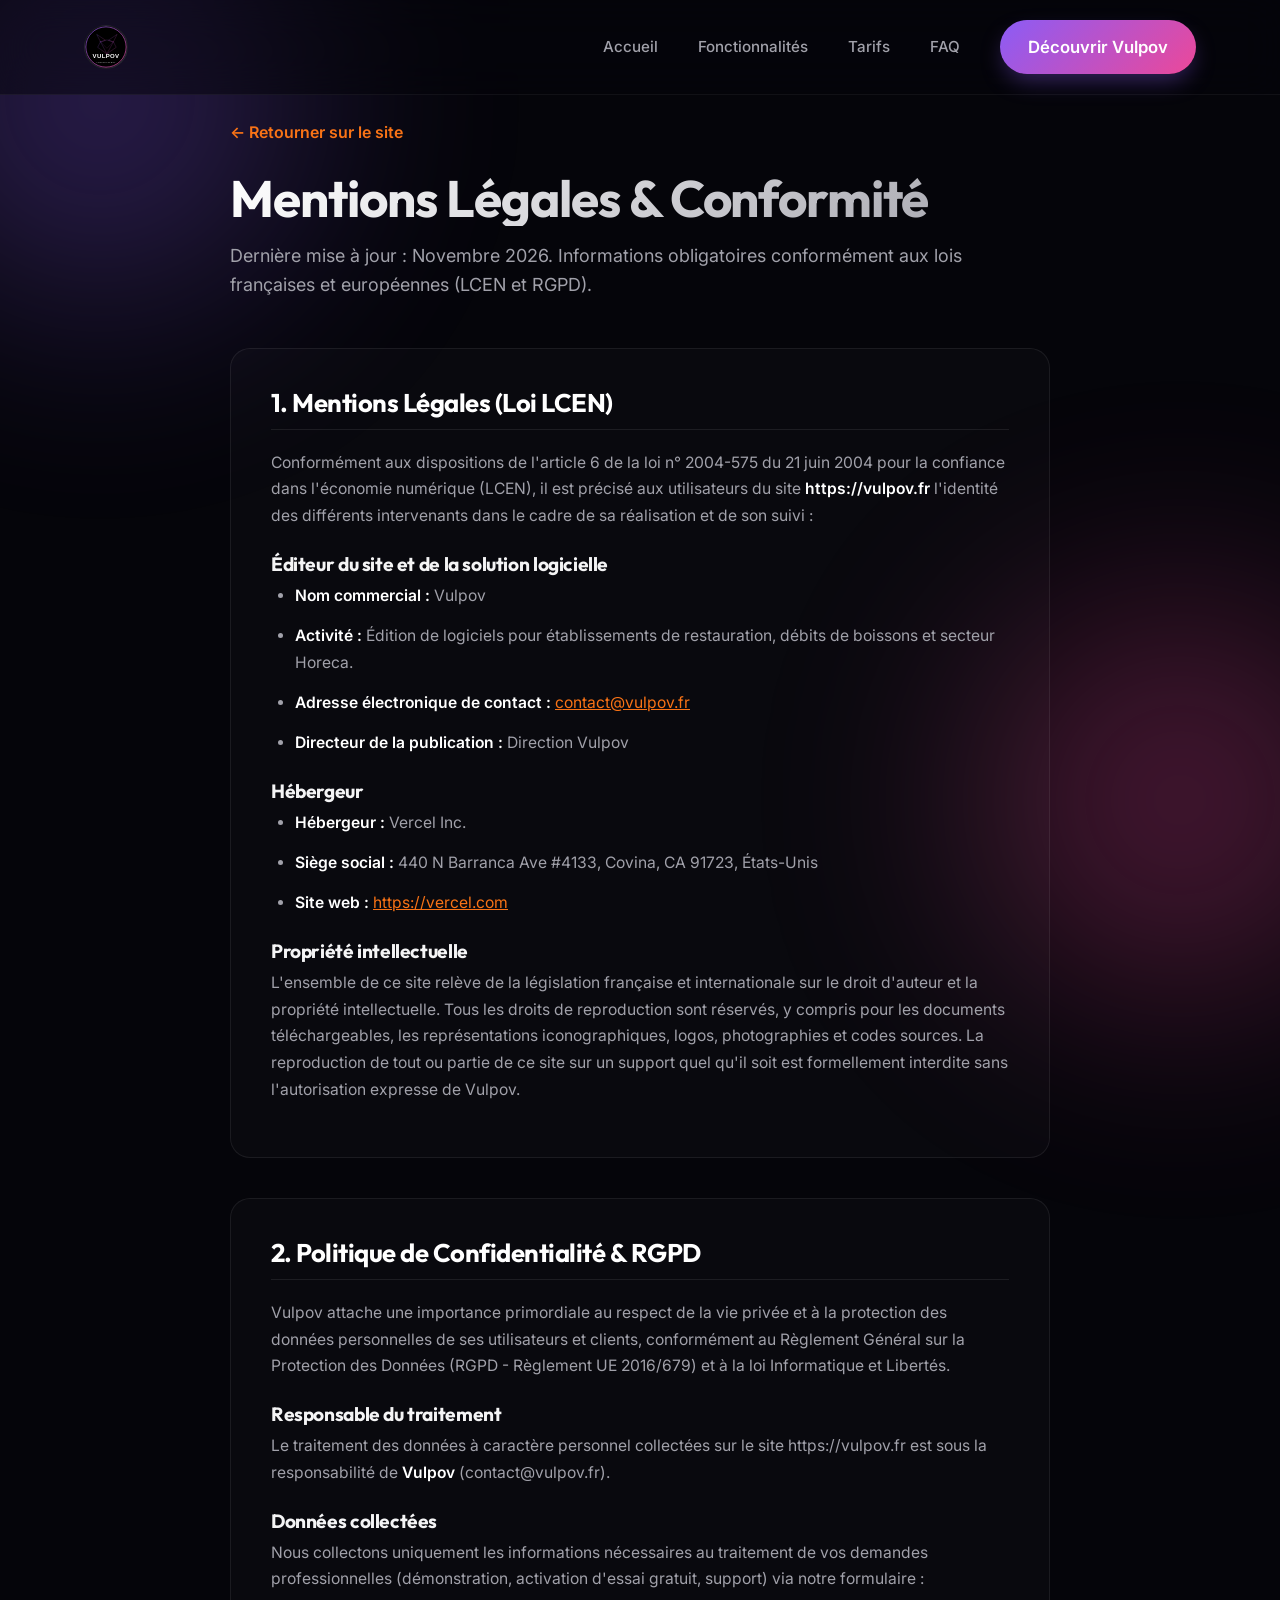
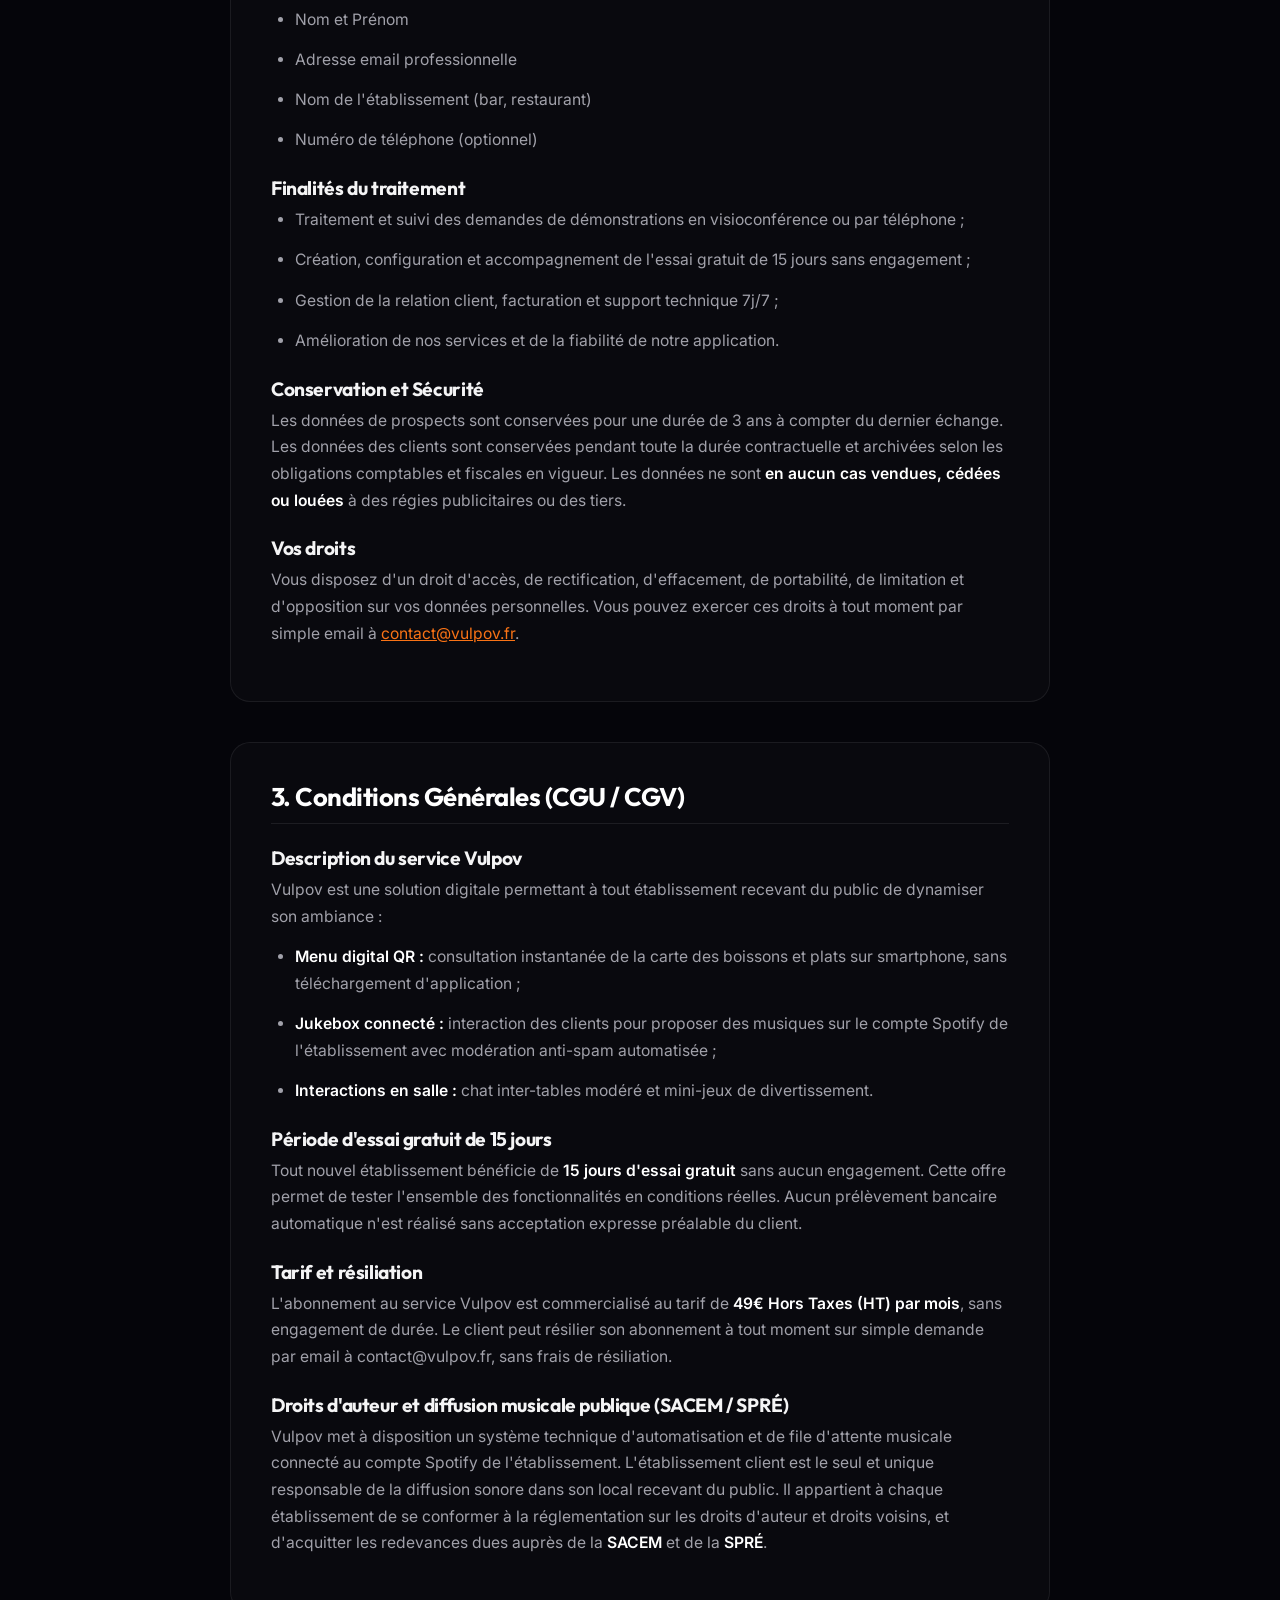
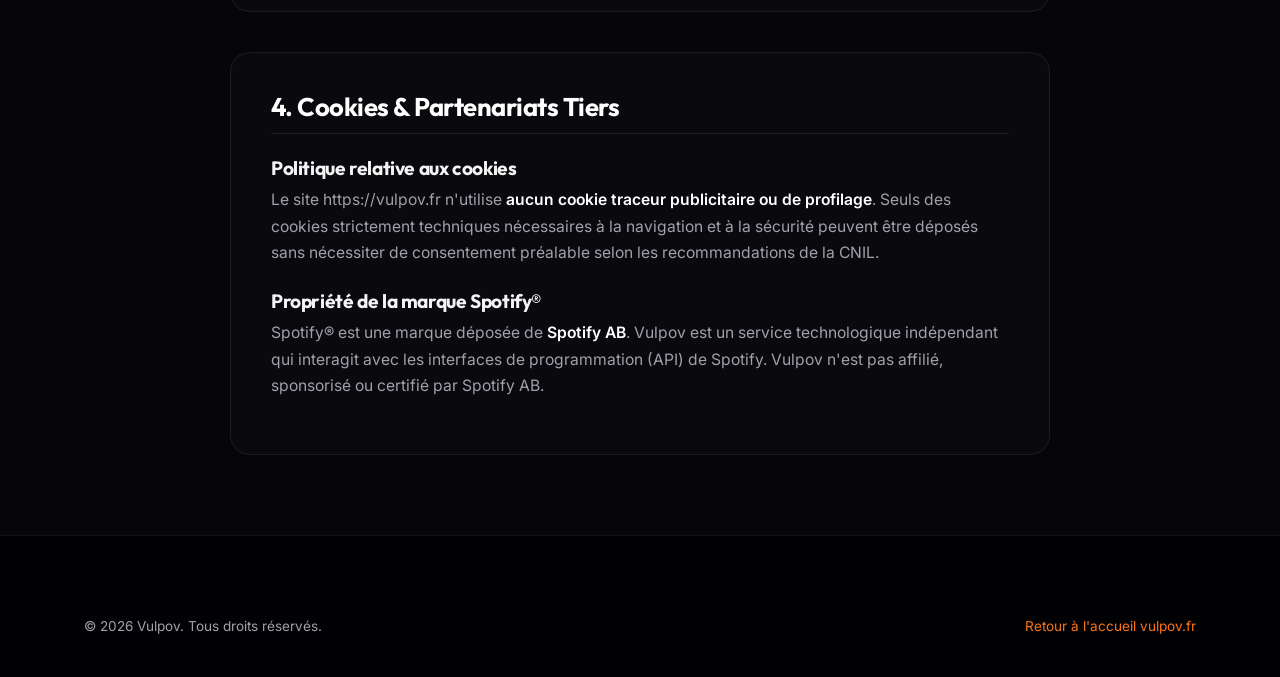
<file: mentions-legales.html>
<!DOCTYPE html>
<html lang="fr">
<head>
    <meta charset="UTF-8">
    <meta name="viewport" content="width=device-width, initial-scale=1.0">
    <meta name="robots" content="index, follow">
    <title>Mentions Légales, Confidentialité (RGPD) & CGU - Vulpov</title>
    <meta name="description" content="Mentions légales, politique de confidentialité, RGPD et conditions générales du service Vulpov, logiciel d'animation et jukebox pour bars.">
    <link rel="canonical" href="https://www.vulpov.fr/mentions-legales.html">

    <!-- Favicon -->
    <link rel="icon" type="image/svg+xml" href="favicon.svg">
    <link rel="icon" type="image/png" sizes="32x32" href="favicon.png">
    <link rel="icon" type="image/png" sizes="16x16" href="favicon.png">
    <link rel="apple-touch-icon" sizes="180x180" href="apple-touch-icon.png">

    <link rel="stylesheet" href="style.css?v=21">
    <link rel="preconnect" href="https://fonts.googleapis.com">
    <link rel="preconnect" href="https://fonts.gstatic.com" crossorigin>
    <link href="https://fonts.googleapis.com/css2?family=Inter:wght@400;500;600&family=Outfit:wght@500;600;700;800&display=swap" rel="stylesheet">
    <style>
        .legal-page-container {
            max-width: 860px;
            margin: 120px auto 80px;
            padding: 0 20px;
        }
        .legal-page-header {
            margin-bottom: 3rem;
            text-align: left;
        }
        .legal-page-header h1 {
            text-align: left;
            font-size: clamp(2.2rem, 4vw, 3.2rem);
            margin-bottom: 1rem;
        }
        .legal-card {
            background: rgba(255, 255, 255, 0.02);
            border: 1px solid rgba(255, 255, 255, 0.07);
            border-radius: 20px;
            padding: 2.5rem;
            margin-bottom: 2.5rem;
            line-height: 1.7;
        }
        .legal-card h2 {
            text-align: left;
            font-size: 1.6rem;
            margin-bottom: 1.25rem;
            color: #fff;
            border-bottom: 1px solid rgba(255, 255, 255, 0.08);
            padding-bottom: 0.75rem;
        }
        .legal-card h3 {
            font-size: 1.2rem;
            margin: 1.5rem 0 0.5rem;
            color: #f4f4f5;
        }
        .legal-card p, .legal-card li {
            color: #a1a1aa;
            font-size: 0.98rem;
            margin-bottom: 0.85rem;
        }
        .legal-card ul {
            padding-left: 1.5rem;
            margin-bottom: 1rem;
        }
        .legal-card strong {
            color: #fff;
        }
        .legal-card a {
            color: var(--accent);
            text-decoration: underline;
        }
        .back-home-link {
            display: inline-flex;
            align-items: center;
            gap: 0.5rem;
            color: var(--accent);
            text-decoration: none;
            font-weight: 600;
            margin-bottom: 1.5rem;
        }
        .back-home-link:hover {
            text-decoration: underline;
        }
    </style>
</head>
<body>
    <header class="navbar scrolled">
        <div class="container">
            <a href="/" class="logo">
                <div class="logo-image circular">
                    <img src="logo.svg" alt="Vulpov - Retour à l'accueil">
                </div>
            </a>
            <nav class="nav-links">
                <a href="/">Accueil</a>
                <a href="/#features">Fonctionnalités</a>
                <a href="/#pricing">Tarifs</a>
                <a href="/#faq">FAQ</a>
                <a href="/" class="btn btn-primary">Découvrir Vulpov</a>
            </nav>
        </div>
    </header>

    <main class="legal-page-container">
        <a href="/" class="back-home-link">← Retourner sur le site</a>
        <div class="legal-page-header">
            <h1>Mentions Légales & Conformité</h1>
            <p>Dernière mise à jour : Novembre 2026. Informations obligatoires conformément aux lois françaises et européennes (LCEN et RGPD).</p>
        </div>

        <!-- Section 1 : Mentions Légales LCEN -->
        <section id="mentions" class="legal-card">
            <h2>1. Mentions Légales (Loi LCEN)</h2>
            <p>Conformément aux dispositions de l'article 6 de la loi n° 2004-575 du 21 juin 2004 pour la confiance dans l'économie numérique (LCEN), il est précisé aux utilisateurs du site <strong>https://vulpov.fr</strong> l'identité des différents intervenants dans le cadre de sa réalisation et de son suivi :</p>
            
            <h3>Éditeur du site et de la solution logicielle</h3>
            <ul>
                <li><strong>Nom commercial :</strong> Vulpov</li>
                <li><strong>Activité :</strong> Édition de logiciels pour établissements de restauration, débits de boissons et secteur Horeca.</li>
                <li><strong>Adresse électronique de contact :</strong> <a href="mailto:contact@vulpov.fr">contact@vulpov.fr</a></li>
                <li><strong>Directeur de la publication :</strong> Direction Vulpov</li>
            </ul>

            <h3>Hébergeur</h3>
            <ul>
                <li><strong>Hébergeur :</strong> Vercel Inc.</li>
                <li><strong>Siège social :</strong> 440 N Barranca Ave #4133, Covina, CA 91723, États-Unis</li>
                <li><strong>Site web :</strong> <a href="https://vercel.com" target="_blank" rel="noopener">https://vercel.com</a></li>
            </ul>

            <h3>Propriété intellectuelle</h3>
            <p>L'ensemble de ce site relève de la législation française et internationale sur le droit d'auteur et la propriété intellectuelle. Tous les droits de reproduction sont réservés, y compris pour les documents téléchargeables, les représentations iconographiques, logos, photographies et codes sources. La reproduction de tout ou partie de ce site sur un support quel qu'il soit est formellement interdite sans l'autorisation expresse de Vulpov.</p>
        </section>

        <!-- Section 2 : Protection des Données Personnelles RGPD -->
        <section id="rgpd" class="legal-card">
            <h2>2. Politique de Confidentialité & RGPD</h2>
            <p>Vulpov attache une importance primordiale au respect de la vie privée et à la protection des données personnelles de ses utilisateurs et clients, conformément au Règlement Général sur la Protection des Données (RGPD - Règlement UE 2016/679) et à la loi Informatique et Libertés.</p>

            <h3>Responsable du traitement</h3>
            <p>Le traitement des données à caractère personnel collectées sur le site https://vulpov.fr est sous la responsabilité de <strong>Vulpov</strong> (contact@vulpov.fr).</p>

            <h3>Données collectées</h3>
            <p>Nous collectons uniquement les informations nécessaires au traitement de vos demandes professionnelles (démonstration, activation d'essai gratuit, support) via notre formulaire :</p>
            <ul>
                <li>Nom et Prénom</li>
                <li>Adresse email professionnelle</li>
                <li>Nom de l'établissement (bar, restaurant)</li>
                <li>Numéro de téléphone (optionnel)</li>
            </ul>

            <h3>Finalités du traitement</h3>
            <ul>
                <li>Traitement et suivi des demandes de démonstrations en visioconférence ou par téléphone ;</li>
                <li>Création, configuration et accompagnement de l'essai gratuit de 15 jours sans engagement ;</li>
                <li>Gestion de la relation client, facturation et support technique 7j/7 ;</li>
                <li>Amélioration de nos services et de la fiabilité de notre application.</li>
            </ul>

            <h3>Conservation et Sécurité</h3>
            <p>Les données de prospects sont conservées pour une durée de 3 ans à compter du dernier échange. Les données des clients sont conservées pendant toute la durée contractuelle et archivées selon les obligations comptables et fiscales en vigueur. Les données ne sont <strong>en aucun cas vendues, cédées ou louées</strong> à des régies publicitaires ou des tiers.</p>

            <h3>Vos droits</h3>
            <p>Vous disposez d'un droit d'accès, de rectification, d'effacement, de portabilité, de limitation et d'opposition sur vos données personnelles. Vous pouvez exercer ces droits à tout moment par simple email à <a href="mailto:contact@vulpov.fr">contact@vulpov.fr</a>.</p>
        </section>

        <!-- Section 3 : CGU / CGV -->
        <section id="cgu" class="legal-card">
            <h2>3. Conditions Générales (CGU / CGV)</h2>
            
            <h3>Description du service Vulpov</h3>
            <p>Vulpov est une solution digitale permettant à tout établissement recevant du public de dynamiser son ambiance :</p>
            <ul>
                <li><strong>Menu digital QR :</strong> consultation instantanée de la carte des boissons et plats sur smartphone, sans téléchargement d'application ;</li>
                <li><strong>Jukebox connecté :</strong> interaction des clients pour proposer des musiques sur le compte Spotify de l'établissement avec modération anti-spam automatisée ;</li>
                <li><strong>Interactions en salle :</strong> chat inter-tables modéré et mini-jeux de divertissement.</li>
            </ul>

            <h3>Période d'essai gratuit de 15 jours</h3>
            <p>Tout nouvel établissement bénéficie de <strong>15 jours d'essai gratuit</strong> sans aucun engagement. Cette offre permet de tester l'ensemble des fonctionnalités en conditions réelles. Aucun prélèvement bancaire automatique n'est réalisé sans acceptation expresse préalable du client.</p>

            <h3>Tarif et résiliation</h3>
            <p>L'abonnement au service Vulpov est commercialisé au tarif de <strong>49€ Hors Taxes (HT) par mois</strong>, sans engagement de durée. Le client peut résilier son abonnement à tout moment sur simple demande par email à contact@vulpov.fr, sans frais de résiliation.</p>

            <h3>Droits d'auteur et diffusion musicale publique (SACEM / SPRÉ)</h3>
            <p>Vulpov met à disposition un système technique d'automatisation et de file d'attente musicale connecté au compte Spotify de l'établissement. L'établissement client est le seul et unique responsable de la diffusion sonore dans son local recevant du public. Il appartient à chaque établissement de se conformer à la réglementation sur les droits d'auteur et droits voisins, et d'acquitter les redevances dues auprès de la <strong>SACEM</strong> et de la <strong>SPRÉ</strong>.</p>
        </section>

        <!-- Section 4 : Cookies et Marques -->
        <section id="cookies" class="legal-card">
            <h2>4. Cookies & Partenariats Tiers</h2>

            <h3>Politique relative aux cookies</h3>
            <p>Le site https://vulpov.fr n'utilise <strong>aucun cookie traceur publicitaire ou de profilage</strong>. Seuls des cookies strictement techniques nécessaires à la navigation et à la sécurité peuvent être déposés sans nécessiter de consentement préalable selon les recommandations de la CNIL.</p>

            <h3>Propriété de la marque Spotify®</h3>
            <p>Spotify® est une marque déposée de <strong>Spotify AB</strong>. Vulpov est un service technologique indépendant qui interagit avec les interfaces de programmation (API) de Spotify. Vulpov n'est pas affilié, sponsorisé ou certifié par Spotify AB.</p>
        </section>
    </main>

    <footer class="footer">
        <div class="container">
            <div class="footer-bottom" style="border: none; padding-top: 0;">
                <p>&copy; 2026 Vulpov. Tous droits réservés.</p>
                <p><a href="/" style="color: var(--accent); text-decoration: none;">Retour à l'accueil vulpov.fr</a></p>
            </div>
        </div>
    </footer>
</body>
</html>
</file>
<file: style.css>
:root {
    --primary: #8B5CF6; /* Violet */
    --secondary: #EC4899; /* Pink */
    --accent: #F97316; /* Orange */
    --bg-dark: #05050A; /* Very deep blue/black */
    --text-primary: #FFFFFF;
    --text-secondary: #A1A1AA;
    --glass-bg: rgba(25, 25, 35, 0.4);
    --glass-border: rgba(255, 255, 255, 0.08);
    --glass-blur: blur(16px);
    --font-heading: 'Outfit', sans-serif;
    --font-body: 'Inter', sans-serif;
}

* { margin: 0; padding: 0; box-sizing: border-box; }
html { scroll-behavior: smooth; }

/* Animated Mesh Background */
body {
    background-color: var(--bg-dark);
    color: var(--text-primary);
    font-family: var(--font-body);
    line-height: 1.6;
    overflow-x: hidden;
    -webkit-font-smoothing: antialiased;
    position: relative;
}

/* Moving Aura Effect */
body::before, body::after {
    content: '';
    position: fixed;
    width: 600px;
    height: 600px;
    border-radius: 50%;
    z-index: -1;
    filter: blur(100px);
    opacity: 0.4;
    animation: float 20s infinite ease-in-out alternate;
}
body::before {
    background: radial-gradient(circle, var(--primary) 0%, transparent 70%);
    top: -200px; left: -200px;
}
body::after {
    background: radial-gradient(circle, var(--secondary) 0%, transparent 70%);
    bottom: -200px; right: -200px;
    animation-delay: -10s;
}

@keyframes float {
    0% { transform: translate(0, 0) scale(1); }
    50% { transform: translate(100px, 50px) scale(1.2); }
    100% { transform: translate(-50px, 100px) scale(0.9); }
}

.container {
    width: 90%;
    max-width: 1200px;
    margin: 0 auto;
    padding: 0 20px;
    position: relative;
    z-index: 1;
}

/* Typography */
h1, h2, h3, h4 { font-family: var(--font-heading); font-weight: 700; line-height: 1.1; letter-spacing: -0.02em; }
h1 { 
    font-size: clamp(3rem, 6vw, 4.5rem); 
    margin-bottom: 1.5rem; 
    color: #fff;
    background: linear-gradient(135deg, #FFF 0%, #A1A1AA 100%);
    -webkit-background-clip: text;
    -webkit-text-fill-color: transparent;
    text-align: center;
}
h2 { font-size: clamp(2.5rem, 5vw, 3.5rem); margin-bottom: 1.5rem; text-align: center; }
h3 { font-size: 1.5rem; margin-bottom: 0.5rem; color: #fff; }
p { color: var(--text-secondary); font-size: 1.125rem; margin-bottom: 1.5rem; }

strong { color: #fff; font-weight: 600; }
em { color: var(--text-secondary); font-style: italic; }

/* Buttons */
.btn {
    display: inline-flex; align-items: center; justify-content: center;
    padding: 0.85rem 1.75rem; border-radius: 99px;
    font-weight: 600; text-decoration: none;
    transition: all 0.3s cubic-bezier(0.4, 0, 0.2, 1);
    cursor: pointer; font-family: var(--font-body); font-size: 1.05rem;
    border: none; position: relative; overflow: hidden;
}
.btn-primary {
    background: linear-gradient(135deg, var(--primary), var(--secondary));
    color: white;
    box-shadow: 0 10px 25px -5px rgba(139, 92, 246, 0.4);
}
.btn-primary::after {
    content: ''; position: absolute; top: 0; left: 0; right: 0; bottom: 0;
    background: linear-gradient(135deg, rgba(255,255,255,0.2), transparent);
    opacity: 0; transition: opacity 0.3s;
}
.btn-primary:hover { transform: translateY(-3px); box-shadow: 0 15px 35px -5px rgba(236, 72, 153, 0.5); }
.btn-primary:hover::after { opacity: 1; }

.btn-secondary {
    background: var(--glass-bg);
    backdrop-filter: var(--glass-blur);
    border: 1px solid var(--glass-border);
    color: white;
}
.btn-secondary:hover { background: rgba(255,255,255,0.1); border-color: rgba(255,255,255,0.2); }
.btn-lg { padding: 1.1rem 2.5rem; font-size: 1.15rem; }
.btn-xl { padding: 1.25rem 3rem; font-size: 1.25rem; width: 100%; max-width: 350px; }

/* Navbar */
.navbar {
    position: fixed; top: 0; left: 0; right: 0; z-index: 1000;
    padding: 1.25rem 0;
    background: rgba(5, 5, 10, 0.5);
    backdrop-filter: blur(20px);
    border-bottom: 1px solid rgba(255,255,255,0.05);
    transition: all 0.3s;
}
.navbar .container { display: flex; justify-content: space-between; align-items: center; }
.logo {
    display: flex; align-items: center; gap: 0.75rem;
    font-family: var(--font-heading); font-weight: 800; font-size: 1.5rem;
    color: white; text-decoration: none; letter-spacing: -0.02em;
}
.logo-image {
    width: 44px; height: 44px; border-radius: 50%; overflow: hidden;
    display: flex; align-items: center; justify-content: center;
    background: linear-gradient(135deg, var(--bg-dark), #1A1A24);
    border: 1px solid var(--glass-border);
}
.logo-image img { width: 100%; height: 100%; object-fit: contain; }
.nav-links { display: flex; align-items: center; gap: 2.5rem; }
.nav-links a:not(.btn) {
    color: var(--text-secondary); text-decoration: none;
    font-size: 0.95rem; font-weight: 500; transition: color 0.2s;
}
.nav-links a:not(.btn):hover { color: white; }

/* Hero Section */
.hero {
    padding: 11rem 0 6rem;
    position: relative;
}
.hero-wrapper {
    display: flex; flex-direction: column; align-items: center; gap: 4rem;
}
.hero-content { text-align: center; max-width: 900px; margin: 0 auto; position: relative; z-index: 2; display: flex; flex-direction: column; align-items: center; }
.hero-actions {
    display: flex; flex-direction: column; align-items: center; gap: 1rem;
    margin-top: 2.5rem;
}
.urgency-text { font-size: 0.9rem !important; color: var(--text-secondary) !important; margin: 0; }

/* Trust Banner */
.trust-banner {
    display: flex; flex-wrap: wrap; gap: 1.5rem; justify-content: center;
    margin-top: 3rem; padding-top: 2rem;
    border-top: 1px solid rgba(255,255,255,0.05);
}
.trust-item {
    display: flex; align-items: center; gap: 0.5rem;
    font-size: 0.9rem; font-weight: 500; color: var(--text-secondary);
}
.trust-icon { color: var(--primary); font-size: 1.1rem; }

/* Device Mockups (Glassmorphism & Depth) */
.hero-product-visuals {
    position: relative; width: 100%; height: 550px;
    display: flex; justify-content: center; align-items: center;
    perspective: 1000px;
}
.device-mockup {
    background: rgba(20, 20, 30, 0.7);
    backdrop-filter: blur(24px);
    border: 1px solid rgba(255,255,255,0.1);
    box-shadow: 0 30px 60px rgba(0,0,0,0.5), inset 0 1px 0 rgba(255,255,255,0.2);
    position: absolute;
    transform-style: preserve-3d;
}
.phone {
    width: 270px; height: 560px; z-index: 3; right: 0; top: 0;
    border-radius: 36px; padding: 10px;
    transform: rotateY(-15deg) rotateX(5deg) translateY(20px);
    transition: transform 0.5s ease;
}
.phone:hover { transform: rotateY(0deg) rotateX(0deg) translateY(0px) scale(1.05); }
.tablet {
    width: 500px; height: 340px; z-index: 1; left: -20px; top: 60px;
    border-radius: 20px; padding: 12px;
    transform: rotateY(15deg) rotateX(5deg);
}
.device-screen {
    width: 100%; height: 100%;
    background: #000;
    border-radius: 26px; overflow: hidden;
    display: flex; flex-direction: column;
}
.tablet .device-screen { border-radius: 12px; }

/* Internal UI Mockup */
.app-header, .dash-header {
    padding: 1.25rem; border-bottom: 1px solid rgba(255,255,255,0.05);
    font-family: var(--font-heading); font-weight: 600; font-size: 0.9rem;
    background: rgba(255,255,255,0.02);
    display: flex; justify-content: space-between; align-items: center;
}
.app-body, .dash-body {
    padding: 1.25rem; flex: 1; background: #0A0A0E;
}
.menu-item {
    background: rgba(255,255,255,0.03);
    border: 1px solid rgba(255,255,255,0.05);
    border-radius: 12px;
    padding: 1rem; margin-bottom: 1rem;
    display: flex; justify-content: space-between; align-items: center;
}
.item-title { font-size: 0.9rem; font-weight: 500; }
.item-price { font-family: var(--font-heading); color: var(--primary); font-size: 0.9rem; }
.app-footer {
    padding: 1rem; border-top: 1px solid rgba(255,255,255,0.05);
    display: flex; justify-content: space-around;
    background: rgba(255,255,255,0.02);
}
.app-footer-icon { text-align: center; font-size: 0.7rem; font-weight: 600; letter-spacing: 0.05em; color: var(--text-secondary); }
.app-footer-icon.active { color: var(--primary); }

/* Features - Glass Bento */
.features { padding: 8rem 0; position: relative; z-index: 2; }
.section-header { text-align: center; margin-bottom: 4rem; }
.section-header p { margin: 0 auto; max-width: 600px; }
.features-grid {
    display: grid; grid-template-columns: repeat(12, 1fr); gap: 1.5rem;
}
.feature-card {
    background: var(--glass-bg);
    backdrop-filter: var(--glass-blur);
    border: 1px solid var(--glass-border);
    border-radius: 24px;
    padding: 2.5rem;
    transition: all 0.4s cubic-bezier(0.16, 1, 0.3, 1);
    grid-column: span 12;
    display: flex; flex-direction: column;
    box-shadow: 0 10px 30px rgba(0,0,0,0.2);
}
@media (min-width: 768px) {
    .feature-card:nth-child(1) { grid-column: span 7; }
    .feature-card:nth-child(2) { grid-column: span 5; }
    .feature-card:nth-child(3), .feature-card:nth-child(4), .feature-card:nth-child(5) { grid-column: span 4; }
    .feature-card:nth-child(6) { grid-column: span 12; }
}
.feature-card:hover {
    transform: translateY(-5px);
    border-color: rgba(139, 92, 246, 0.5);
    box-shadow: 0 10px 30px rgba(139, 92, 246, 0.25);
    background: rgba(30, 30, 45, 0.7);
}
.feature-card .icon {
    font-size: 1.5rem; margin-bottom: 1.5rem; color: var(--text-primary);
    width: 48px; height: 48px; display: flex; align-items: center; justify-content: center;
    border-radius: 12px;
    background: linear-gradient(135deg, rgba(139,92,246,0.2), rgba(236,72,153,0.2));
    border: 1px solid rgba(255,255,255,0.1);
    font-family: var(--font-heading); font-weight: 700;
}
.feature-card h3 { font-size: 1.4rem; margin-bottom: 0.75rem; }
.feature-card p { font-size: 1rem; margin-bottom: 0; line-height: 1.5; }

/* Pricing */
.pricing { padding: 8rem 0; position: relative; z-index: 2; }
.pricing-wrapper {
    display: grid; grid-template-columns: 1fr; gap: 4rem; align-items: center;
    max-width: 1000px; margin: 0 auto;
}
@media (min-width: 1024px) { .pricing-wrapper { grid-template-columns: 1fr 1fr; } }
.pricing-content h2 { text-align: left; }
.pricing-card {
    background: linear-gradient(180deg, rgba(30,30,45,0.6) 0%, rgba(15,15,20,0.8) 100%);
    backdrop-filter: var(--glass-blur);
    border: 1px solid var(--glass-border);
    padding: 3.5rem; border-radius: 32px;
    box-shadow: 0 10px 30px rgba(0,0,0,0.2);
    position: relative; overflow: hidden;
    max-width: 625px;
    margin: 0 auto;
    transition: all 0.3s ease;
}
.pricing-card:hover {
    box-shadow: 0 15px 45px rgba(249, 115, 22, 0.2);
    transform: translateY(-5px);
    border-color: rgba(249, 115, 22, 0.3);
}
.pricing-card::before {
    content: ''; position: absolute; top: 0; left: 0; right: 0; height: 2px;
    background: linear-gradient(90deg, var(--primary), var(--secondary));
}
.badge {
    display: inline-flex;
    align-items: center;
    background: rgba(249, 115, 22, 0.12);
    border: 1px solid rgba(249, 115, 22, 0.35);
    color: var(--accent);
    padding: 0.35rem 0.85rem;
    border-radius: 99px;
    font-size: 0.85rem;
    font-weight: 600;
    margin-bottom: 1.25rem;
    letter-spacing: 0.02em;
}
.pricing-header { margin-bottom: 2rem; padding-bottom: 2rem; border-bottom: 1px solid rgba(255,255,255,0.05); }
.pricing-header h2 { font-size: 3.2rem; margin-bottom: 0.5rem; text-align: left; color: white; }
.pricing-body ul { list-style: none; margin-bottom: 2.5rem; }
.pricing-body li { 
    padding: 0.85rem 0; font-size: 0.95rem; border-bottom: 1px solid rgba(255,255,255,0.05);
    color: var(--text-primary); display: flex; align-items: center; font-weight: 500;
}
.pricing-body li::before {
    content: '✦'; color: var(--secondary); margin-right: 1rem; font-size: 1.2rem;
}

/* FAQ */
.faq-section { padding: 8rem 0; position: relative; z-index: 2; }
.faq-list { max-width: 800px; margin: 0 auto; }
.faq-accordion {
    border-bottom: 1px solid rgba(255,255,255,0.05);
    background: rgba(255,255,255,0.02);
    border-radius: 16px; margin-bottom: 1rem;
    transition: background 0.3s;
}
.faq-accordion:hover { background: rgba(255,255,255,0.04); }
.faq-question {
    width: 100%; text-align: left; padding: 1.5rem 2rem;
    background: transparent; border: none; color: white;
    font-size: 1.2rem; font-family: var(--font-heading); font-weight: 500;
    cursor: pointer; display: flex; justify-content: space-between; align-items: center;
}
.faq-icon {
    width: 32px; height: 32px; border-radius: 50%;
    background: rgba(255,255,255,0.05);
    display: flex; align-items: center; justify-content: center;
    font-size: 1.2rem; transition: all 0.3s;
}
.faq-answer { max-height: 0; overflow: hidden; transition: max-height 0.4s ease; }
.faq-answer p { padding: 0 2rem 1.5rem; font-size: 1.05rem; margin: 0; }
.faq-accordion.active .faq-icon { background: var(--primary); transform: rotate(45deg); color: white; }
.faq-accordion.active .faq-answer { max-height: 400px; }

/* Footer */
.footer {
    padding: 5rem 0 2.5rem;
    border-top: 1px solid rgba(255,255,255,0.06);
    background: #020204;
    position: relative;
    z-index: 2;
}
.footer-grid {
    display: grid;
    grid-template-columns: 2fr 1fr 1.3fr 1.1fr;
    gap: 3rem;
    margin-bottom: 3.5rem;
}
@media (max-width: 992px) {
    .footer-grid {
        grid-template-columns: 1fr 1fr;
        gap: 2.5rem;
    }
}
@media (max-width: 576px) {
    .footer-grid {
        grid-template-columns: 1fr;
        gap: 2rem;
    }
}
.footer-brand .logo {
    font-size: 1.5rem;
    margin-bottom: 1rem;
    display: inline-block;
}
.footer-desc {
    color: var(--text-secondary);
    font-size: 0.95rem;
    line-height: 1.6;
    margin-bottom: 1.25rem;
    max-width: 340px;
}
.footer-badge {
    display: inline-flex;
    align-items: center;
    background: rgba(249, 115, 22, 0.1);
    border: 1px solid rgba(249, 115, 22, 0.3);
    color: var(--accent);
    padding: 0.35rem 0.85rem;
    border-radius: 99px;
    font-size: 0.8rem;
    font-weight: 600;
}
.footer-title {
    font-size: 0.95rem;
    font-family: var(--font-heading);
    color: white;
    margin-bottom: 1.25rem;
    letter-spacing: 0.03em;
    text-transform: uppercase;
}
.footer-nav {
    list-style: none;
    padding: 0;
    margin: 0;
    display: flex;
    flex-direction: column;
    gap: 0.75rem;
}
.footer-nav li {
    padding: 0;
    margin: 0;
    font-size: 0.9rem;
}
.footer-nav a {
    color: var(--text-secondary);
    text-decoration: none;
    transition: color 0.2s ease;
}
.footer-nav a:hover {
    color: white;
}
.footer-link-btn {
    background: none;
    border: none;
    padding: 0;
    color: var(--accent);
    font-family: inherit;
    font-size: 0.9rem;
    font-weight: 600;
    cursor: pointer;
    text-align: left;
    transition: opacity 0.2s ease;
}
.footer-link-btn:hover {
    opacity: 0.85;
    text-decoration: underline;
}
.footer-text {
    color: var(--text-secondary);
    font-size: 0.9rem;
}

/* Legal Mandatory Notice Box */
.footer-legal-notice {
    background: rgba(255, 255, 255, 0.02);
    border: 1px solid rgba(255, 255, 255, 0.05);
    border-radius: 16px;
    padding: 1.5rem 1.75rem;
    margin-bottom: 2.5rem;
    display: flex;
    flex-direction: column;
    gap: 0.85rem;
}
.footer-legal-item {
    font-size: 0.82rem;
    color: rgba(161, 161, 170, 0.8);
    line-height: 1.55;
}
.footer-legal-item strong {
    color: #e4e4e7;
    font-weight: 600;
}
.footer-legal-item a {
    color: var(--accent);
    text-decoration: underline;
}

.footer-bottom {
    border-top: 1px solid rgba(255,255,255,0.05);
    padding-top: 2rem;
    display: flex;
    justify-content: space-between;
    align-items: center;
    flex-wrap: wrap;
    gap: 1rem;
    color: var(--text-secondary);
    font-size: 0.85rem;
}
@media (max-width: 576px) {
    .footer-bottom {
        flex-direction: column;
        text-align: center;
    }
}
.footer-bottom p {
    margin: 0;
    font-size: 0.85rem;
}

/* Legal Modal */
.modal-content.legal-modal-content {
    max-width: 800px;
    padding: 2.25rem 2.5rem;
    max-height: 90vh;
}
.legal-modal-header {
    border-bottom: 1px solid rgba(255, 255, 255, 0.08);
    padding-bottom: 1rem;
    margin-bottom: 1.25rem;
}
.legal-modal-header h2 {
    font-size: 1.75rem;
    text-align: left;
    margin-bottom: 0.25rem;
}
.legal-modal-header p {
    font-size: 0.85rem;
    margin: 0;
    color: var(--text-muted);
}
.legal-tabs {
    display: flex;
    gap: 0.5rem;
    border-bottom: 1px solid rgba(255, 255, 255, 0.08);
    margin-bottom: 1.75rem;
    overflow-x: auto;
    padding-bottom: 0.5rem;
    scrollbar-width: thin;
}
.legal-tab-btn {
    background: transparent;
    border: 1px solid rgba(255, 255, 255, 0.1);
    color: var(--text-secondary);
    padding: 0.5rem 1rem;
    border-radius: 8px;
    cursor: pointer;
    font-family: inherit;
    font-size: 0.85rem;
    white-space: nowrap;
    transition: all 0.2s ease;
}
.legal-tab-btn:hover {
    color: white;
    background: rgba(255, 255, 255, 0.05);
}
.legal-tab-btn.active {
    background: rgba(249, 115, 22, 0.15);
    border-color: var(--accent);
    color: white;
    font-weight: 600;
}
.legal-tab-content {
    display: none;
    line-height: 1.7;
    font-size: 0.95rem;
}
.legal-tab-content.active {
    display: block;
}
.legal-tab-content h3 {
    font-size: 1.25rem;
    margin: 1.5rem 0 0.5rem;
    color: white;
}
.legal-tab-content h3:first-child {
    margin-top: 0;
}
.legal-tab-content p, .legal-tab-content li {
    color: #a1a1aa;
    font-size: 0.92rem;
    margin-bottom: 0.75rem;
}
.legal-tab-content ul {
    padding-left: 1.25rem;
    margin-bottom: 1rem;
}
.legal-tab-content strong {
    color: #f4f4f5;
}

/* Modal */
.modal { display: none; position: fixed; z-index: 2000; left: 0; top: 0; width: 100%; height: 100%; background-color: rgba(0,0,0, 0.8); backdrop-filter: blur(10px); opacity: 0; transition: opacity 0.3s; }
.modal.show { display: flex; align-items: center; justify-content: center; opacity: 1; }
.modal-content { background: #0A0A0F; border: 1px solid rgba(255,255,255,0.1); padding: 1.5rem 2rem; width: 90%; max-width: 500px; position: relative; border-radius: 20px; box-shadow: 0 25px 50px rgba(0,0,0,0.5); max-height: 95vh; overflow-y: auto; }
.close-modal { position: absolute; top: 1rem; right: 1.5rem; font-size: 2rem; color: var(--text-secondary); cursor: pointer; }
.close-modal:hover { color: white; }
.form-group { margin-bottom: 0.75rem; }
.form-group label { display: block; margin-bottom: 0.25rem; font-size: 0.8rem; color: var(--text-secondary); font-weight: 500; }
.form-group input { width: 100%; padding: 0.6rem; background: rgba(255,255,255,0.03); border: 1px solid rgba(255,255,255,0.1); border-radius: 12px; color: white; font-family: inherit; font-size: 1rem; transition: border-color 0.3s; }
.form-group input:focus { outline: none; border-color: var(--primary); background: rgba(255,255,255,0.05); }
.form-submit-wrapper { margin-top: 2rem; }
.form-message { margin-top: 1.5rem; padding: 1rem; border-radius: 12px; font-size: 0.9rem; }
.form-message.success { background: rgba(34, 197, 94, 0.1); color: #22C55E; border: 1px solid rgba(34, 197, 94, 0.2); }
.form-message.error { background: rgba(239, 68, 68, 0.1); color: #EF4444; border: 1px solid rgba(239, 68, 68, 0.2); }

/* Utility */
.reveal { opacity: 0; transform: translateY(30px); transition: all 0.8s cubic-bezier(0.16, 1, 0.3, 1); }
.reveal.visible { opacity: 1; transform: translateY(0); }

@media (max-width: 768px) {
    .hero-product-visuals { 
        display: flex;
        flex-direction: column;
        align-items: center;
        height: auto;
        gap: 3rem;
        perspective: none;
        margin-top: 3rem;
        margin-bottom: 2rem;
    }
    .device-mockup {
        position: relative;
        left: auto !important; right: auto !important; top: auto !important;
        transform: none !important;
    }
    .tablet {
        width: 100%;
        max-width: 500px;
        aspect-ratio: 500 / 340;
        height: auto;
        padding: 8px;
        margin: 0;
    }
    .phone {
        width: 260px;
        height: 540px;
        margin: 0;
    }
}
@media (max-width: 768px) {
    .mobile-menu-toggle { display: block; width: 24px; height: 20px; position: relative; background: transparent; border: none; cursor: pointer; }
    .mobile-menu-toggle span { display: block; width: 100%; height: 2px; background: white; position: absolute; transition: 0.3s; }
    .mobile-menu-toggle span:first-child { top: 4px; }
    .mobile-menu-toggle span:last-child { bottom: 4px; }
    .nav-links { display: none; }
}

.roi-card {
    background: rgba(255,255,255,0.02);
    border: 1px solid rgba(255,255,255,0.05);
    border-radius: 16px;
    padding: 2rem;
    transition: all 0.3s ease;
}
.roi-card:hover {
    transform: translateY(-5px);
    background: rgba(255,255,255,0.04);
    box-shadow: 0 10px 30px rgba(255,255,255,0.05);
    border-color: rgba(255,255,255,0.1);
}

/* Glow effect for cards */
.glow-card {
    position: relative;
    overflow: hidden;
}
.glow-card::before {
    content: '';
    position: absolute;
    top: var(--mouse-y, 50%);
    left: var(--mouse-x, 50%);
    width: 600px;
    height: 600px;
    background: radial-gradient(circle, rgba(255, 255, 255, 0.08) 0%, transparent 50%);
    transform: translate(-50%, -50%);
    transition: opacity 0.3s;
    opacity: 0;
    pointer-events: none;
    z-index: 0;
}
.glow-card:hover::before {
    opacity: 1;
}
.glow-card > * {
    position: relative;
    z-index: 1;
}

/* Make features glow purple and pricing glow orange */
.feature-card.glow-card::before {
    background: radial-gradient(circle, rgba(139, 92, 246, 0.15) 0%, transparent 50%);
}
.pricing-card.glow-card::before {
    background: radial-gradient(circle, rgba(249, 115, 22, 0.15) 0%, transparent 50%);
}
.roi-card.glow-card::before {
    background: radial-gradient(circle, rgba(255, 255, 255, 0.1) 0%, transparent 50%);
}
</file>
